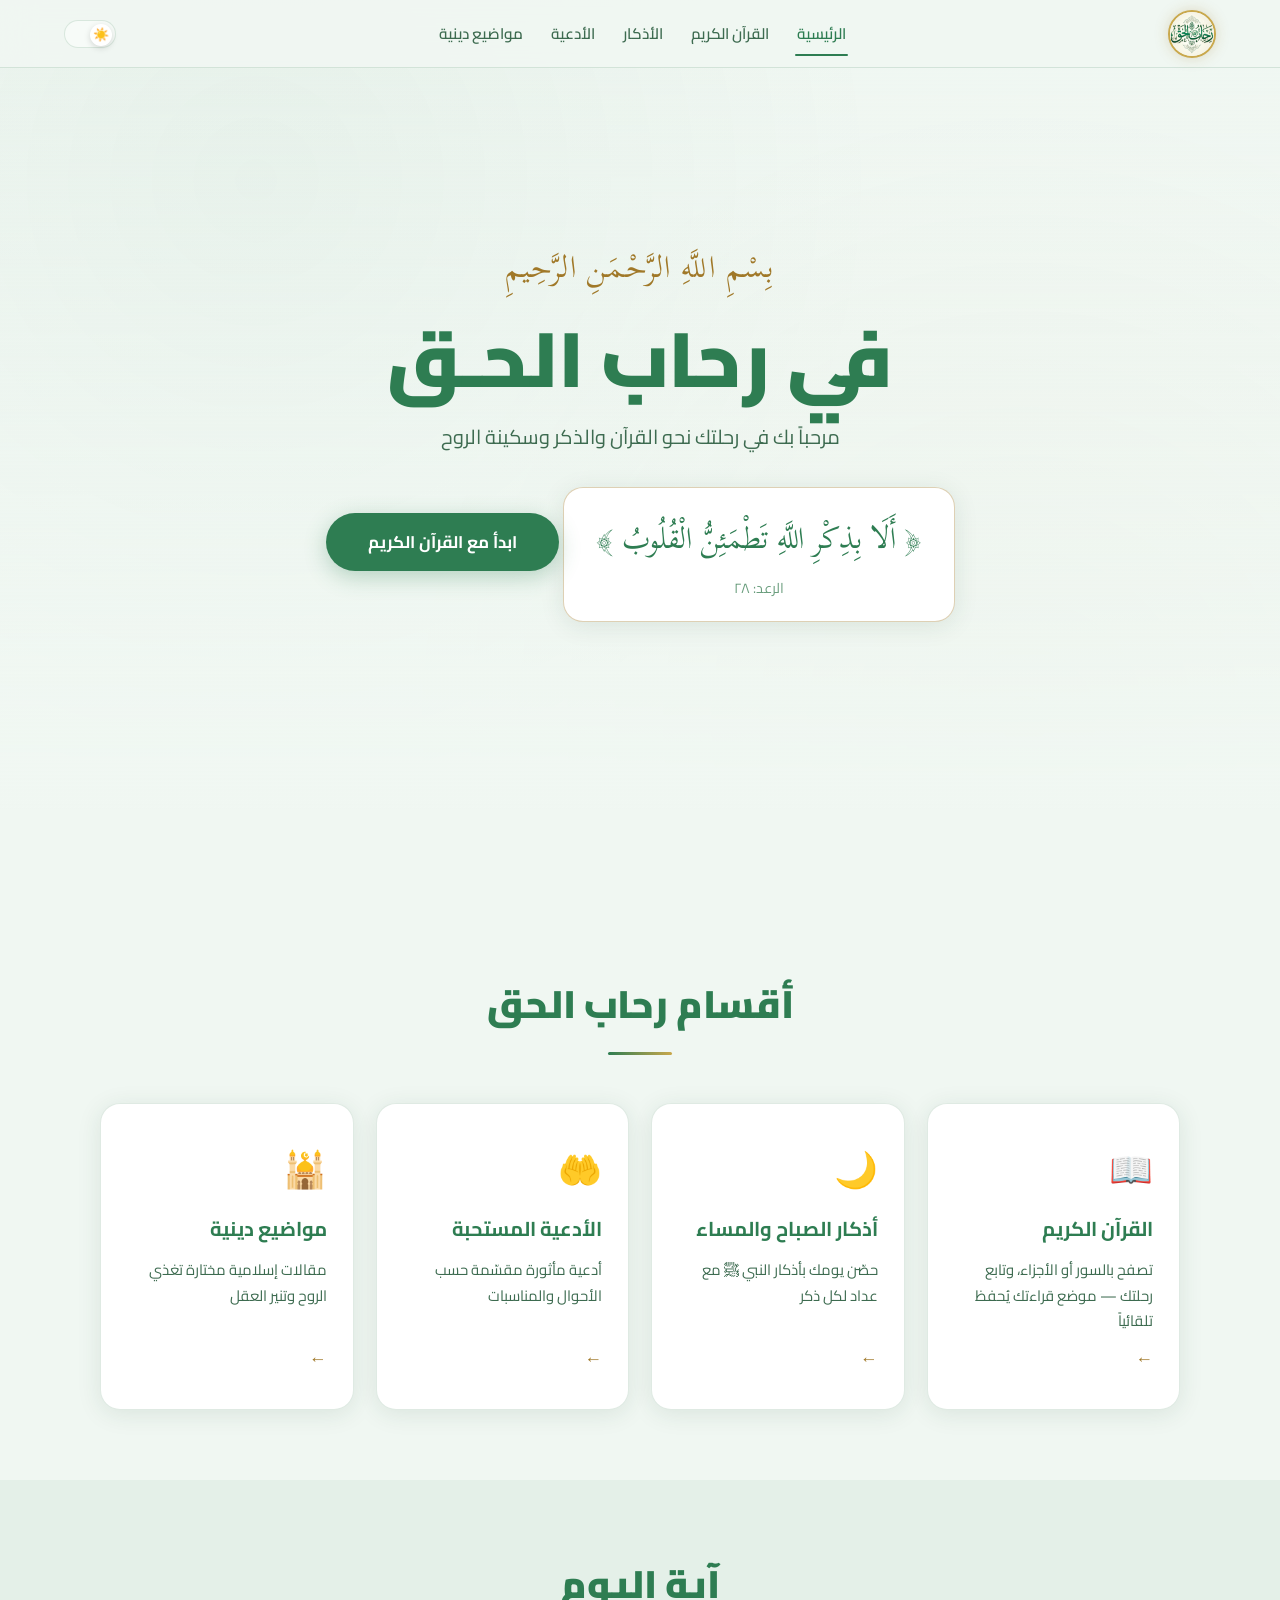
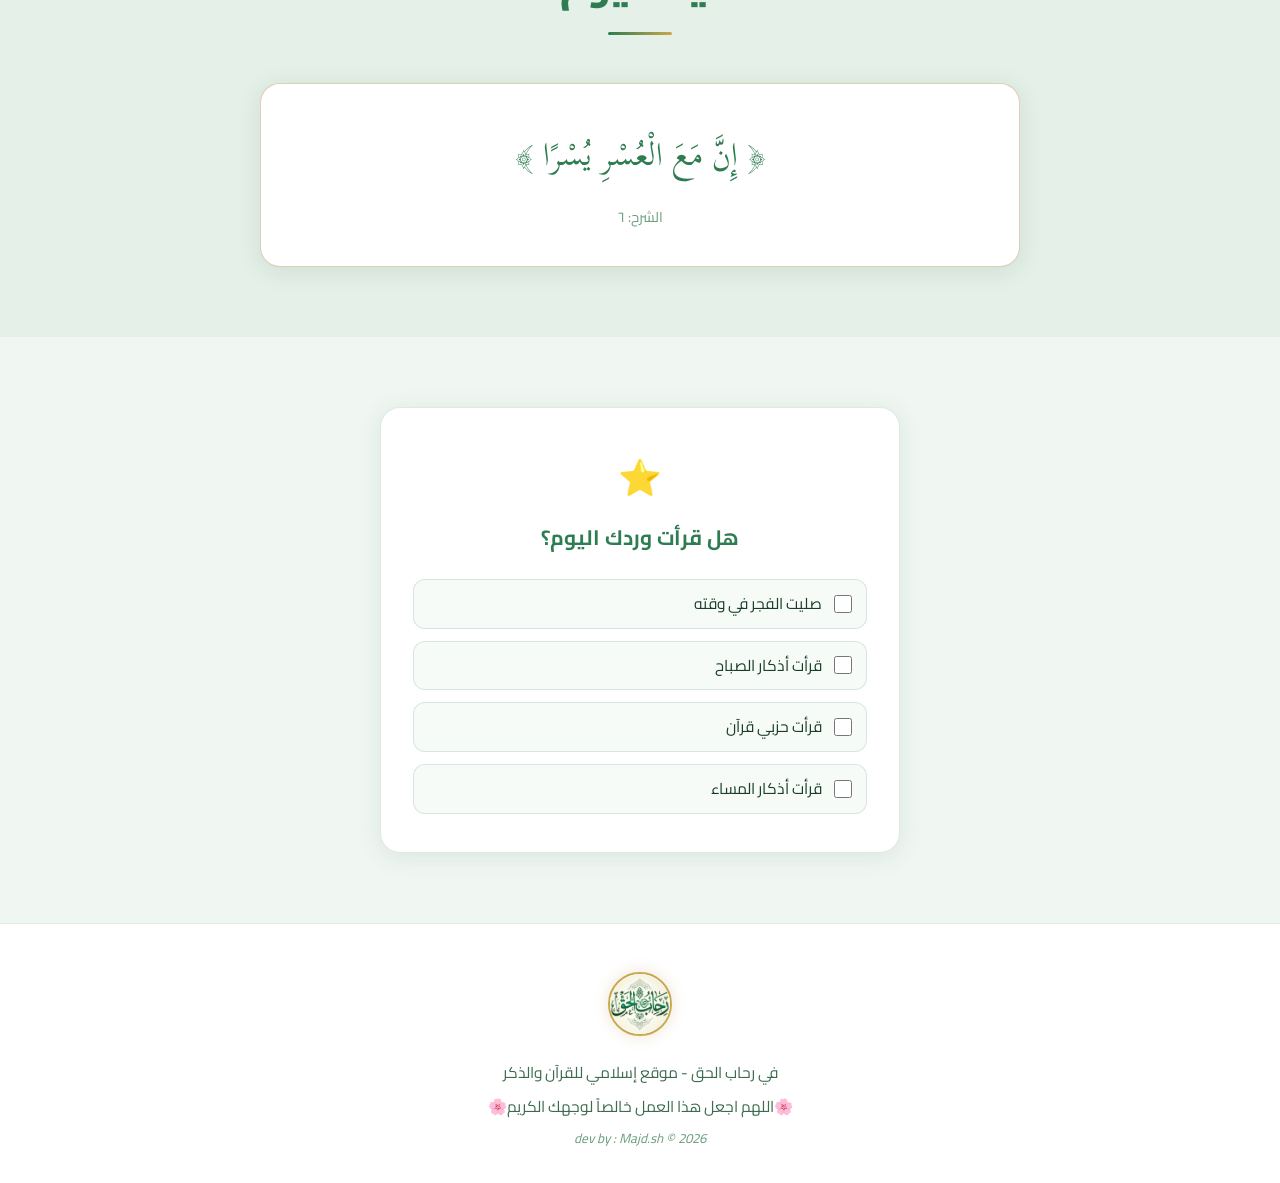
<file: index.html>
<!DOCTYPE html>
<html lang="ar" dir="rtl">
<head>
  <meta charset="UTF-8">
  <meta name="viewport" content="width=device-width, initial-scale=1.0">
  <title>في رحاب الحق</title>
  <meta property="og:title" content="في رحاب الحق">
  <meta property="og:description" content="موقعك الإسلامي للقرآن الكريم والأذكار والأدعية والمواضيع الدينية">
  <meta property="og:type" content="website">
  <!-- PWA -->
  <link rel="manifest" href="manifest.json">
  <meta name="theme-color" content="#2e7d52">
  <meta name="mobile-web-app-capable" content="yes">
  <meta name="apple-mobile-web-app-capable" content="yes">
  <meta name="apple-mobile-web-app-status-bar-style" content="default">
  <meta name="apple-mobile-web-app-title" content="رحاب الحق">
  <link rel="apple-touch-icon" href="preview.webp">
  <script>
    (function(){
      const t = localStorage.getItem('rahab_theme') || 'light';
      document.documentElement.setAttribute('data-theme', t);
    })();
  </script>
  <link rel="preconnect" href="https://fonts.googleapis.com">
  <link rel="preconnect" href="https://fonts.gstatic.com" crossorigin>
  <link href="https://fonts.googleapis.com/css2?family=Amiri:wght@400;700&family=Cairo:wght@400;600;700;900&family=Scheherazade+New:wght@400;700&display=swap" rel="stylesheet">
  <link rel="stylesheet" href="styles.css">
</head>
<body>

<header id="mainHeader">
  <a href="index.html" class="logo-link">
    <img src="preview.webp" alt="في رحاب الحق" class="logo-img">
  </a>
  <nav>
    <ul>
      <li><a href="index.html" class="active">الرئيسية</a></li>
      <li><a href="quran.html">القرآن الكريم</a></li>
      <li><a href="azkar.html">الأذكار</a></li>
      <li><a href="duaa.html">الأدعية</a></li>
      <li><a href="topics.html">مواضيع دينية</a></li>
    </ul>
  </nav>
  <div class="header-left">
    <button class="theme-toggle" aria-label="تغيير الوضع"></button>
    <button class="menu-toggle" aria-label="القائمة">☰</button>
  </div>
</header>

<section class="hero">
  <div class="hero-bg"></div>
  <div class="hero-content">
    <div class="bismillah">بِسْمِ اللَّهِ الرَّحْمَنِ الرَّحِيمِ</div>
    <h1>في رحاب الحـق</h1>
    <p class="hero-sub">مرحباً بك في رحلتك نحو القرآن والذكر وسكينة الروح</p>
    <div class="hero-ayah">
      <span class="ayah-text">﴿ أَلَا بِذِكْرِ اللَّهِ تَطْمَئِنُّ الْقُلُوبُ ﴾</span>
      <span class="ayah-ref">الرعد: ٢٨</span>
    </div>
    <a href="quran.html" class="cta-btn">ابدأ مع القرآن الكريم</a>
  </div>
</section>

<section id="sections">
  <h2 class="section-title">أقسام رحاب الحق</h2>
  <div class="sections-grid">
    <a href="quran.html" class="section-card">
      <div class="card-icon">📖</div>
      <h3>القرآن الكريم</h3>
      <p>تصفح بالسور أو الأجزاء، وتابع رحلتك — موضع قراءتك يُحفظ تلقائياً</p>
      <span class="card-arrow">←</span>
    </a>
    <a href="azkar.html" class="section-card">
      <div class="card-icon">🌙</div>
      <h3>أذكار الصباح والمساء</h3>
      <p>حصّن يومك بأذكار النبي ﷺ مع عداد لكل ذكر</p>
      <span class="card-arrow">←</span>
    </a>
    <a href="duaa.html" class="section-card">
      <div class="card-icon">🤲</div>
      <h3>الأدعية المستحبة</h3>
      <p>أدعية مأثورة مقسّمة حسب الأحوال والمناسبات</p>
      <span class="card-arrow">←</span>
    </a>
    <a href="topics.html" class="section-card">
      <div class="card-icon">🕌</div>
      <h3>مواضيع دينية</h3>
      <p>مقالات إسلامية مختارة تغذي الروح وتنير العقل</p>
      <span class="card-arrow">←</span>
    </a>
  </div>
</section>

<section class="ayah-section section-alt">
  <div class="ayah-container">
    <h2 class="section-title">آية اليوم</h2>
    <div class="daily-ayah" id="dailyAyah">
      <div class="ayah-loading">جارٍ تحميل الآية...</div>
    </div>
  </div>
</section>

<section>
  <div class="reminder-box">
    <span class="reminder-icon">⭐</span>
    <h3>هل قرأت وردك اليوم؟</h3>
    <div class="daily-checklist">
      <label class="check-item"><input type="checkbox" id="c1"><span>صليت الفجر في وقته</span></label>
      <label class="check-item"><input type="checkbox" id="c2"><span>قرأت أذكار الصباح</span></label>
      <label class="check-item"><input type="checkbox" id="c3"><span>قرأت حزبي قرآن</span></label>
      <label class="check-item"><input type="checkbox" id="c4"><span>قرأت أذكار المساء</span></label>
    </div>
  </div>
</section>

<footer>
  <div class="footer-logo">
    <img src="preview.webp" alt="رحاب الحق">
  </div>
  
  <p class="footer-text">في رحاب الحق - موقع إسلامي للقرآن والذكر </p>
  <p class="footer-text">🌸اللهم اجعل هذا العمل خالصاً لوجهك الكريم🌸</p>

  <p class="footer-sub">dev by : Majd.sh &copy; 2026 </p>
</footer>


<!-- PWA Install Banner -->
<div id="installBanner" class="install-banner hidden" aria-hidden="true">
  <div class="install-inner">
    <span style="font-size:1.4rem">📲</span>
    <div class="install-msg">ثبّت التطبيق على جهازك لتجربة أفضل</div>
    <div class="install-actions">
      <button id="installBtn">تثبيت</button>
      <button id="enableNotif">🔔 إشعارات</button>
      <button id="dismissInstall" class="muted">✕</button>
    </div>
  </div>
</div>

<script src="main.js"></script>
</body>
</html>
</file>
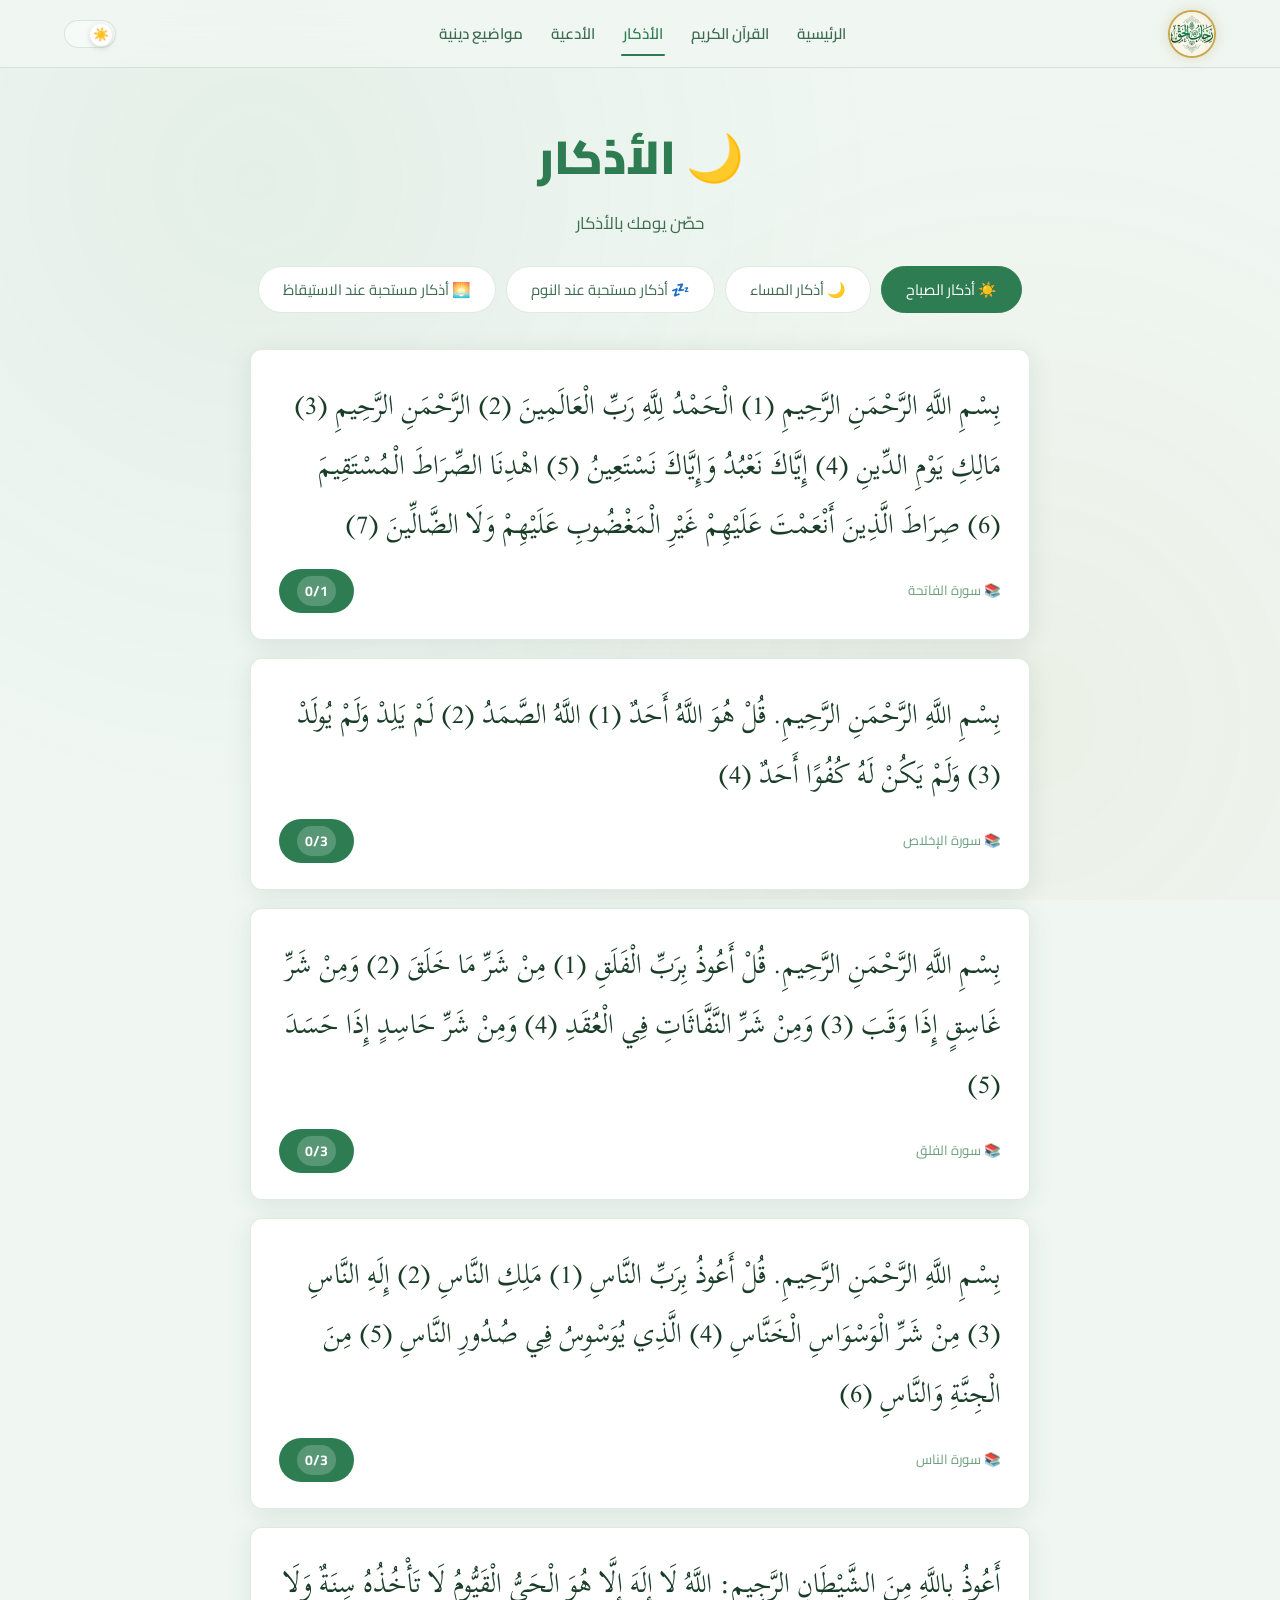
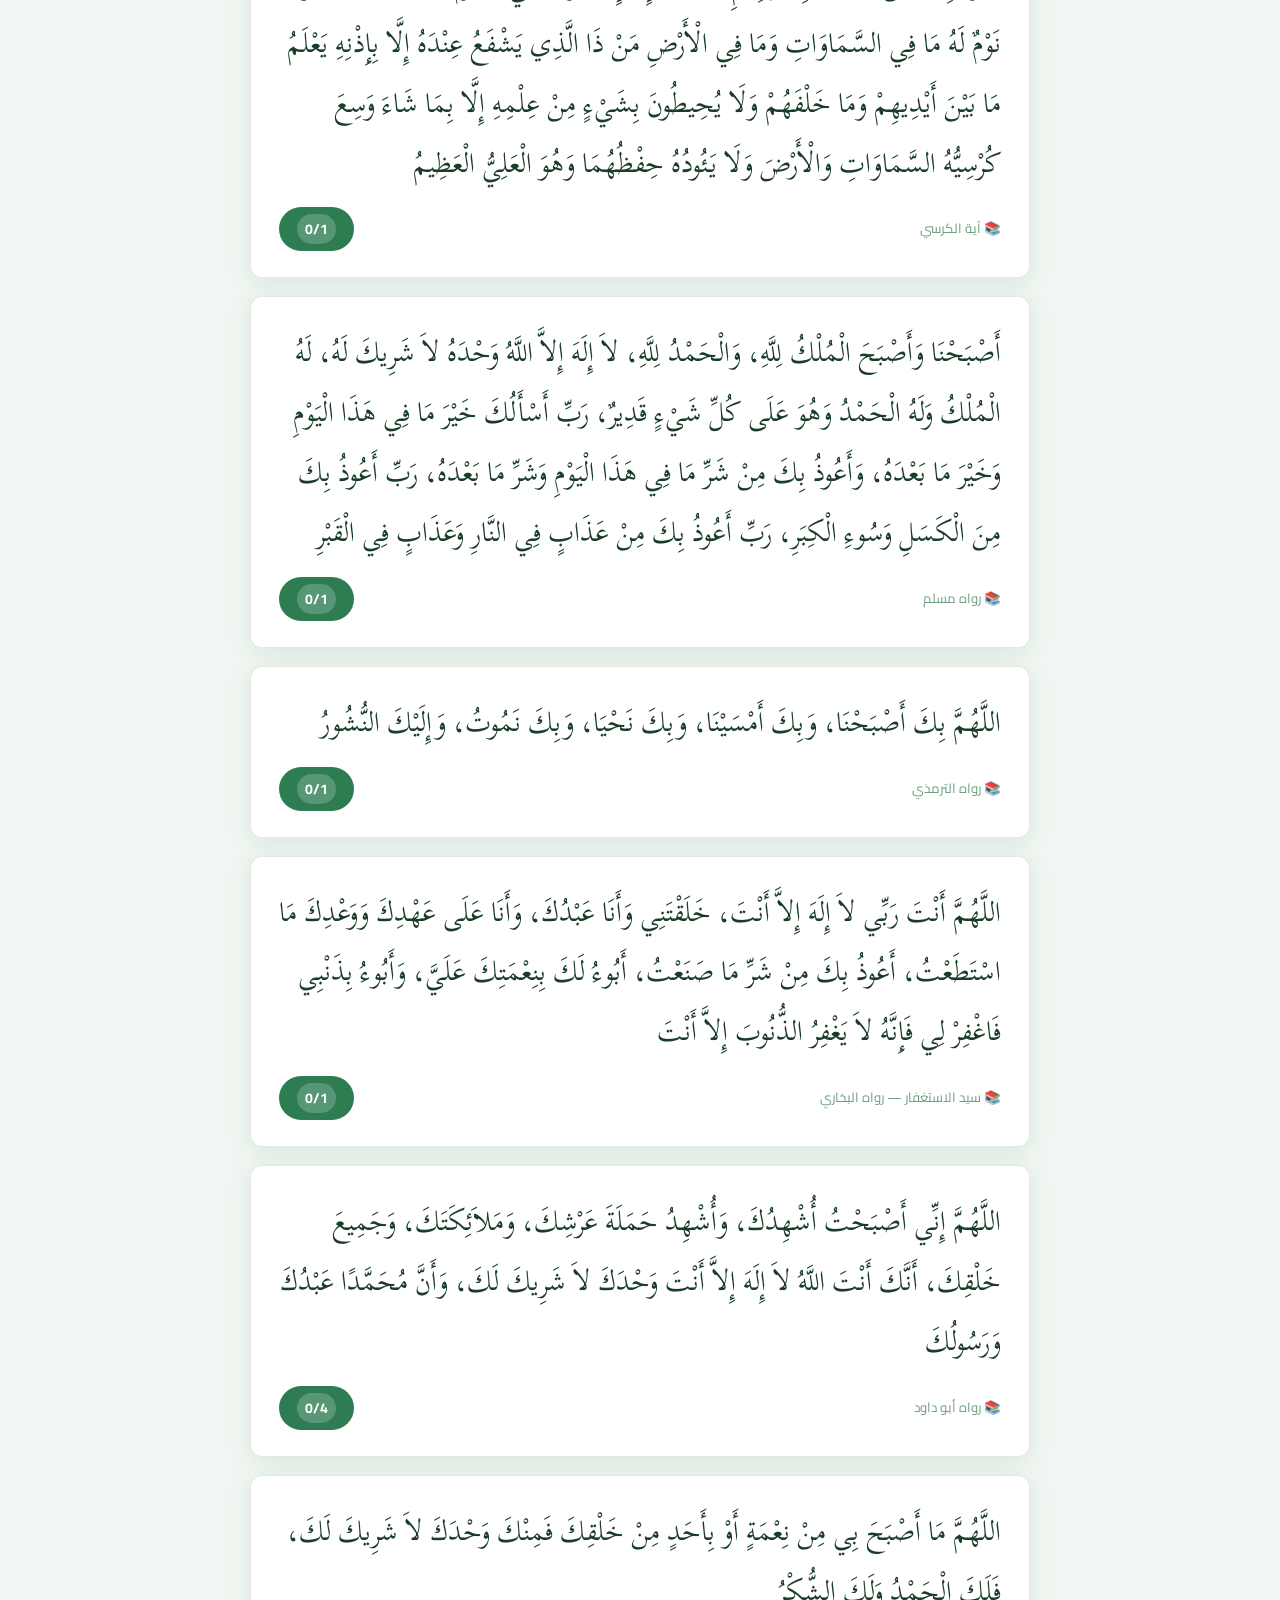
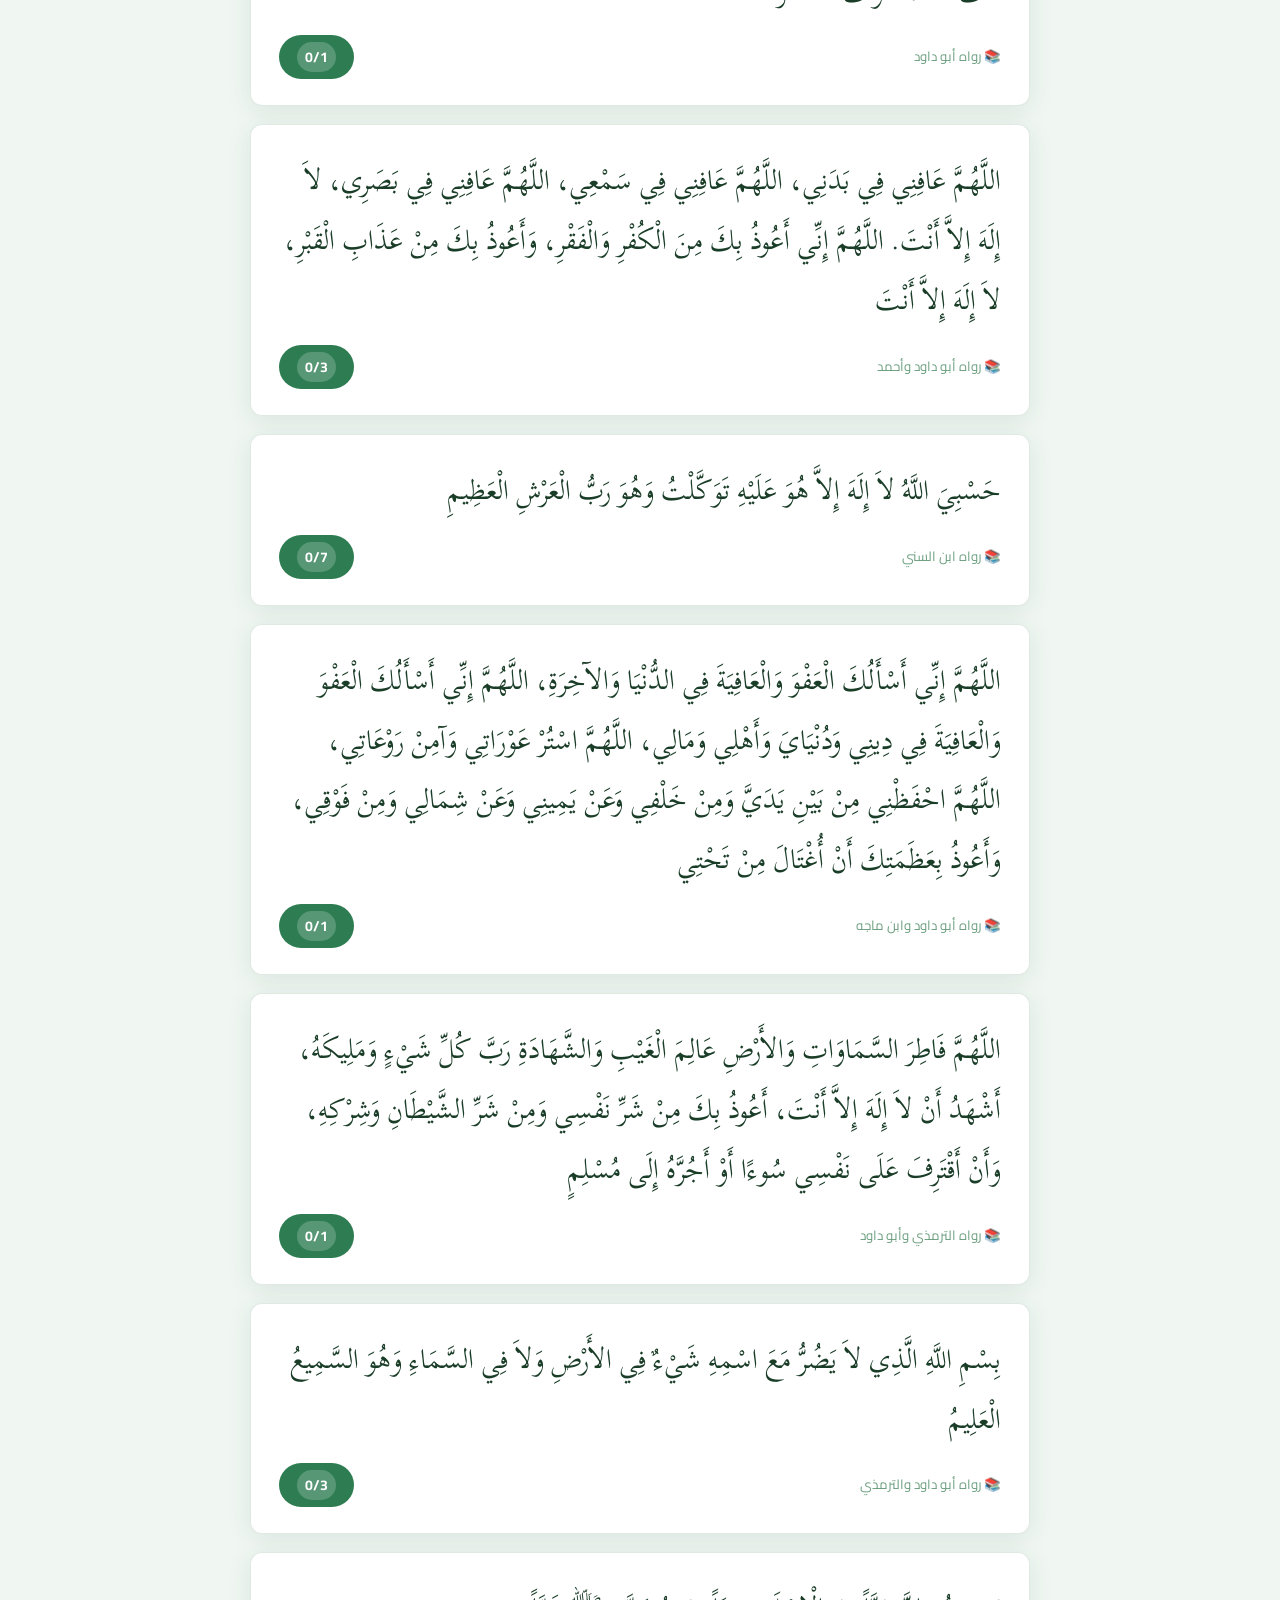
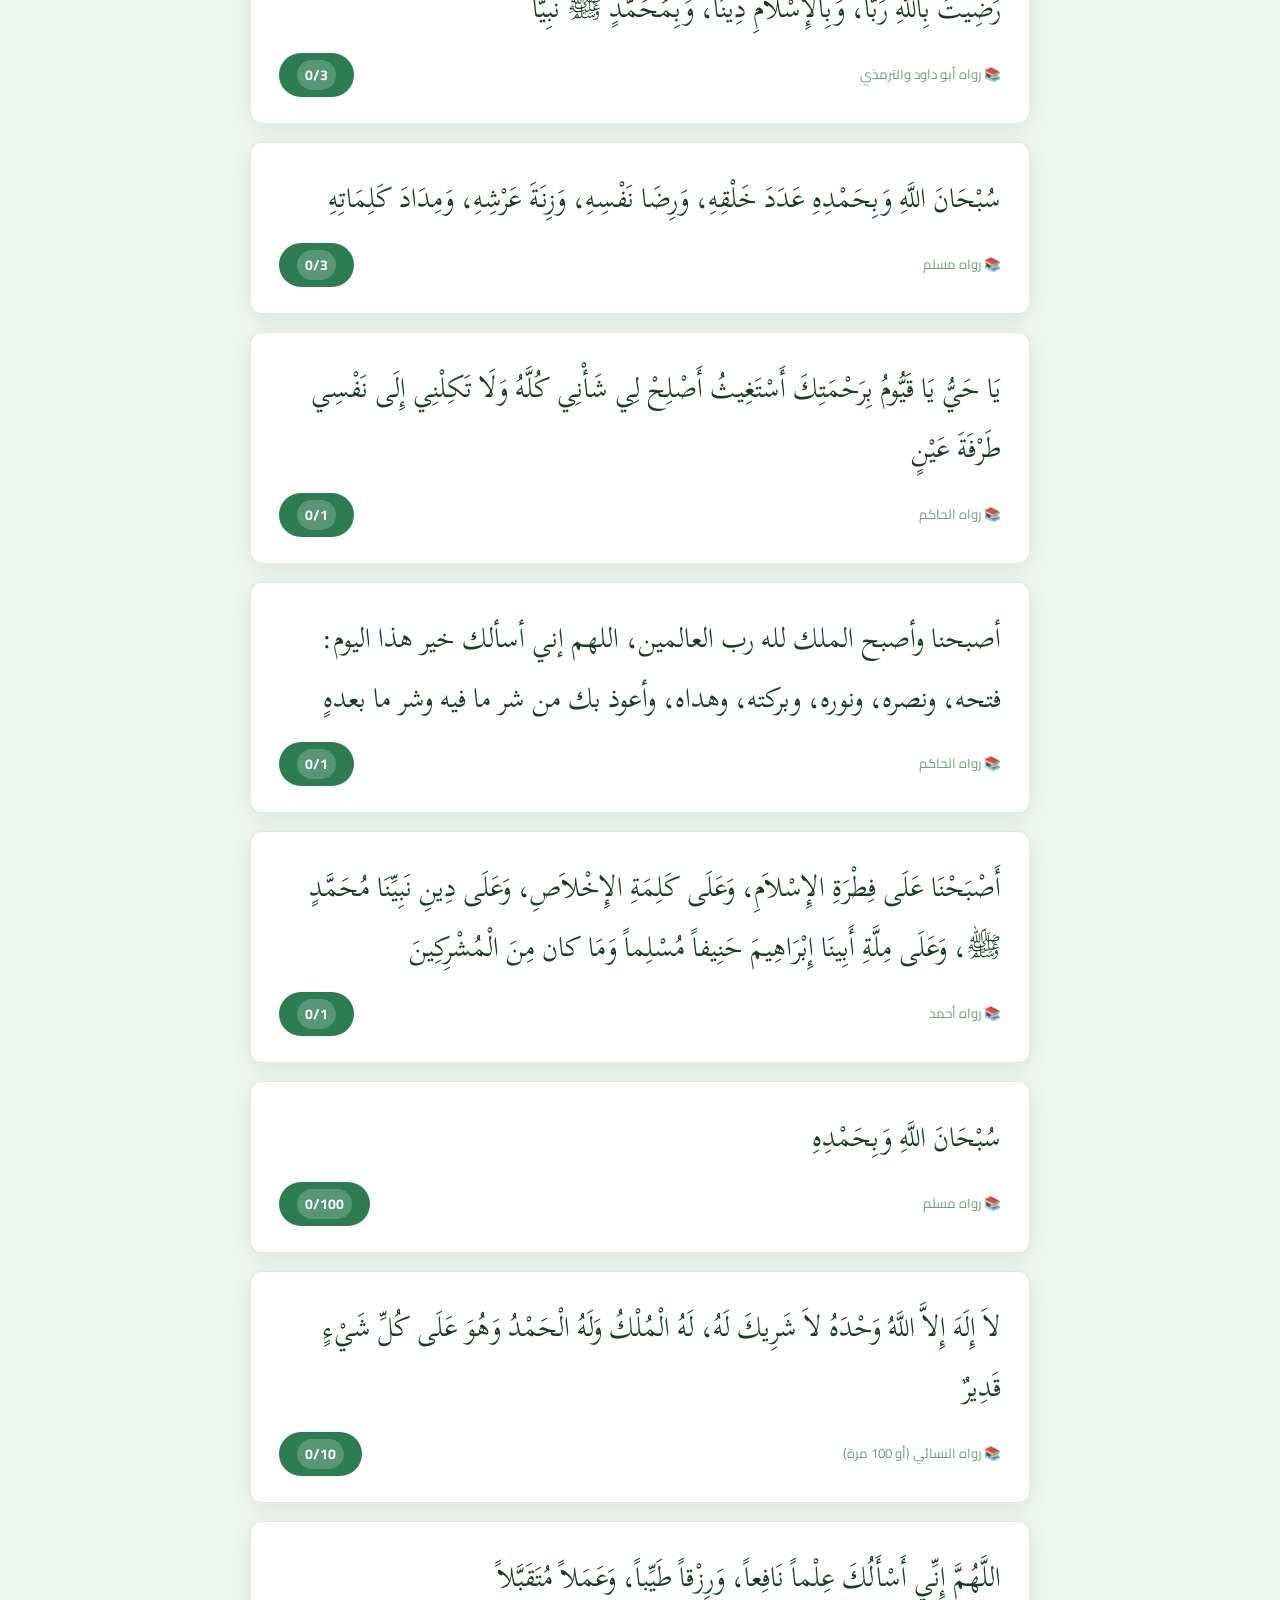
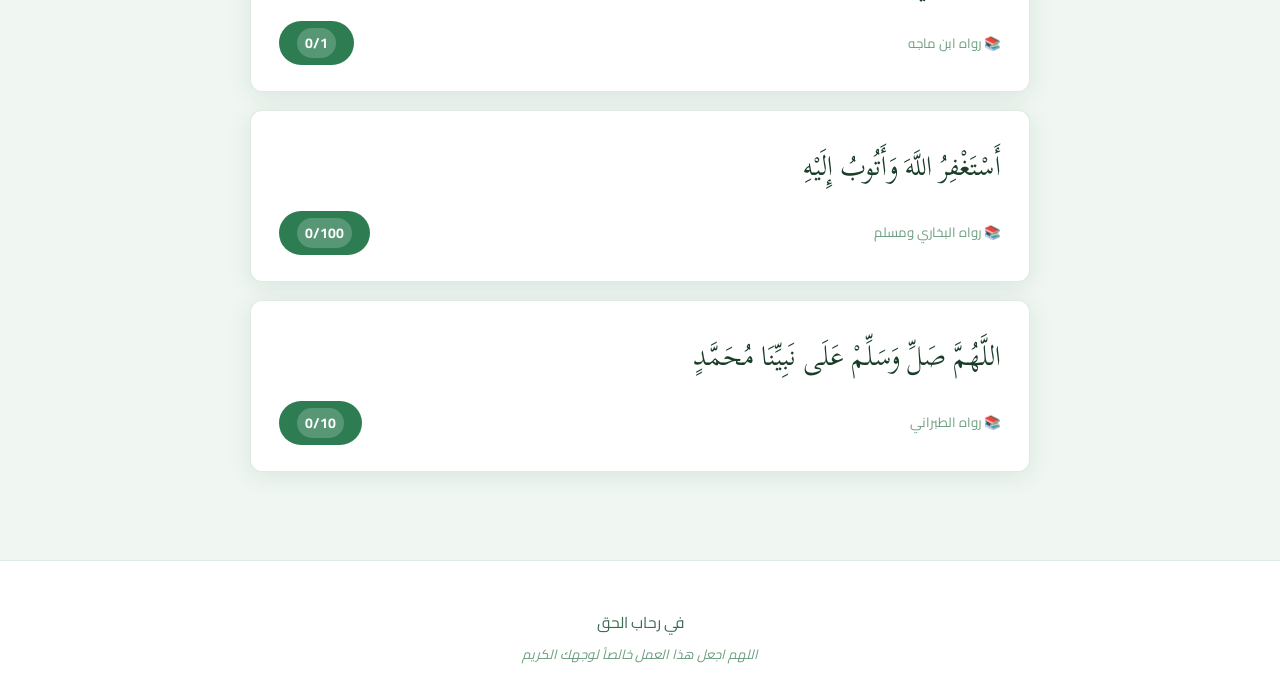
<file: azkar.html>
<!DOCTYPE html>
<html lang="ar" dir="rtl">
<head>
  <meta charset="UTF-8"><meta name="viewport" content="width=device-width, initial-scale=1.0">
  <title>الأذكار — في رحاب الحق</title>
  <script>(function(){const t=localStorage.getItem('rahab_theme')||'light';document.documentElement.setAttribute('data-theme',t);})();</script>
  <link rel="preconnect" href="https://fonts.googleapis.com">
  <link rel="preconnect" href="https://fonts.gstatic.com" crossorigin>
  <link href="https://fonts.googleapis.com/css2?family=Amiri:wght@400;700&family=Cairo:wght@400;600;700;900&family=Scheherazade+New:wght@400;700&display=swap" rel="stylesheet">
  <link rel="manifest" href="manifest.json">
  <meta name="theme-color" content="#2e7d52">
  <meta name="apple-mobile-web-app-capable" content="yes">
  <meta name="apple-mobile-web-app-title" content="رحاب الحق">
  <link rel="apple-touch-icon" href="preview.webp">
  <link rel="stylesheet" href="styles.css">
</head>
<body>
<header id="mainHeader">
  <a href="index.html" class="logo-link">
    <img src="preview.webp" alt="رحاب الحق" class="logo-img">
  </a>
  <nav><ul>
    <li><a href="index.html">الرئيسية</a></li>
    <li><a href="quran.html">القرآن الكريم</a></li>
    <li><a href="azkar.html" class="active">الأذكار</a></li>
    <li><a href="duaa.html">الأدعية</a></li>
    <li><a href="topics.html">مواضيع دينية</a></li>
  </ul></nav>
  <div class="header-left">
    <button class="theme-toggle" aria-label="تغيير الوضع"></button>
    <button class="menu-toggle">☰</button>
  </div>
</header>

<section class="page-hero">
  <h1>🌙 الأذكار</h1>
  <p>حصّن يومك بالأذكار</p>
</section>

<section style="padding-top:0;">
  <div class="azkar-tabs">
    <button class="tab-btn active" onclick="showTab('morning',this)">☀️ أذكار الصباح</button>
    <button class="tab-btn" onclick="showTab('evening',this)">🌙 أذكار المساء</button>
    <button class="tab-btn" onclick="showTab('sleep',this)">💤 أذكار مستحبة عند النوم</button>
    <button class="tab-btn" onclick="showTab('wake',this)">🌅 أذكار مستحبة عند الاستيقاظ</button>
  </div>
  <div id="azkarContent"></div>
</section>

<footer>
  <p class="footer-text">في رحاب الحق</p>
  <p class="footer-sub">اللهم اجعل هذا العمل خالصاً لوجهك الكريم</p>
</footer>
<!-- PWA Install Banner -->
<div id="installBanner" class="install-banner hidden" aria-hidden="true">
  <div class="install-inner">
    <span style="font-size:1.4rem">📲</span>
    <div class="install-msg">ثبّت التطبيق على جهازك لتجربة أفضل</div>
    <div class="install-actions">
      <button id="installBtn">تثبيت</button>
      <button id="enableNotif">🔔 إشعارات</button>
      <button id="dismissInstall" class="muted">✕</button>
    </div>
  </div>
</div>
<script src="main.js"></script>
<script>
const AZKAR = {
  morning: [
    { text: "بِسْمِ اللَّهِ الرَّحْمَنِ الرَّحِيمِ (1) الْحَمْدُ لِلَّهِ رَبِّ الْعَالَمِينَ (2) الرَّحْمَنِ الرَّحِيمِ (3) مَالِكِ يَوْمِ الدِّينِ (4) إِيَّاكَ نَعْبُدُ وَإِيَّاكَ نَسْتَعِينُ (5) اهْدِنَا الصِّرَاطَ الْمُسْتَقِيمَ (6) صِرَاطَ الَّذِينَ أَنْعَمْتَ عَلَيْهِمْ غَيْرِ الْمَغْضُوبِ عَلَيْهِمْ وَلَا الضَّالِّينَ (7)", count: 1, source: "سورة الفاتحة" },
    { text: "بِسْمِ اللَّهِ الرَّحْمَنِ الرَّحِيمِ. قُلْ هُوَ اللَّهُ أَحَدٌ (1) اللَّهُ الصَّمَدُ (2) لَمْ يَلِدْ وَلَمْ يُولَدْ (3) وَلَمْ يَكُنْ لَهُ كُفُوًا أَحَدٌ (4)", count: 3, source: "سورة الإخلاص" },
    { text: "بِسْمِ اللَّهِ الرَّحْمَنِ الرَّحِيمِ. قُلْ أَعُوذُ بِرَبِّ الْفَلَقِ (1) مِنْ شَرِّ مَا خَلَقَ (2) وَمِنْ شَرِّ غَاسِقٍ إِذَا وَقَبَ (3) وَمِنْ شَرِّ النَّفَّاثَاتِ فِي الْعُقَدِ (4) وَمِنْ شَرِّ حَاسِدٍ إِذَا حَسَدَ (5)", count: 3, source: "سورة الفلق" },
    { text: "بِسْمِ اللَّهِ الرَّحْمَنِ الرَّحِيمِ. قُلْ أَعُوذُ بِرَبِّ النَّاسِ (1) مَلِكِ النَّاسِ (2) إِلَهِ النَّاسِ (3) مِنْ شَرِّ الْوَسْوَاسِ الْخَنَّاسِ (4) الَّذِي يُوَسْوِسُ فِي صُدُورِ النَّاسِ (5) مِنَ الْجِنَّةِ وَالنَّاسِ (6)", count: 3, source: "سورة الناس" },
    { text: "أَعُوذُ بِاللَّهِ مِنَ الشَّيْطَانِ الرَّجِيمِ: اللَّهُ لَا إِلَهَ إِلَّا هُوَ الْحَيُّ الْقَيُّومُ لَا تَأْخُذُهُ سِنَةٌ وَلَا نَوْمٌ لَهُ مَا فِي السَّمَاوَاتِ وَمَا فِي الْأَرْضِ مَنْ ذَا الَّذِي يَشْفَعُ عِنْدَهُ إِلَّا بِإِذْنِهِ يَعْلَمُ مَا بَيْنَ أَيْدِيهِمْ وَمَا خَلْفَهُمْ وَلَا يُحِيطُونَ بِشَيْءٍ مِنْ عِلْمِهِ إِلَّا بِمَا شَاءَ وَسِعَ كُرْسِيُّهُ السَّمَاوَاتِ وَالْأَرْضَ وَلَا يَئُودُهُ حِفْظُهُمَا وَهُوَ الْعَلِيُّ الْعَظِيمُ", count: 1, source: "آية الكرسي" },
    { text: "أَصْبَحْنَا وَأَصْبَحَ الْمُلْكُ لِلَّهِ، وَالْحَمْدُ لِلَّهِ، لاَ إِلَهَ إِلاَّ اللَّهُ وَحْدَهُ لاَ شَرِيكَ لَهُ، لَهُ الْمُلْكُ وَلَهُ الْحَمْدُ وَهُوَ عَلَى كُلِّ شَيْءٍ قَدِيرٌ، رَبِّ أَسْأَلُكَ خَيْرَ مَا فِي هَذَا الْيَوْمِ وَخَيْرَ مَا بَعْدَهُ، وَأَعُوذُ بِكَ مِنْ شَرِّ مَا فِي هَذَا الْيَوْمِ وَشَرِّ مَا بَعْدَهُ، رَبِّ أَعُوذُ بِكَ مِنَ الْكَسَلِ وَسُوءِ الْكِبَرِ، رَبِّ أَعُوذُ بِكَ مِنْ عَذَابٍ فِي النَّارِ وَعَذَابٍ فِي الْقَبْرِ", count: 1, source: "رواه مسلم" },
    { text: "اللَّهُمَّ بِكَ أَصْبَحْنَا، وَبِكَ أَمْسَيْنَا، وَبِكَ نَحْيَا، وَبِكَ نَمُوتُ، وَإِلَيْكَ النُّشُورُ", count: 1, source: "رواه الترمذي" },
    { text: "اللَّهُمَّ أَنْتَ رَبِّي لاَ إِلَهَ إِلاَّ أَنْتَ، خَلَقْتَنِي وَأَنَا عَبْدُكَ، وَأَنَا عَلَى عَهْدِكَ وَوَعْدِكَ مَا اسْتَطَعْتُ، أَعُوذُ بِكَ مِنْ شَرِّ مَا صَنَعْتُ، أَبُوءُ لَكَ بِنِعْمَتِكَ عَلَيَّ، وَأَبُوءُ بِذَنْبِي فَاغْفِرْ لِي فَإِنَّهُ لاَ يَغْفِرُ الذُّنُوبَ إِلاَّ أَنْتَ", count: 1, source: "سيد الاستغفار — رواه البخاري" },
    { text: "اللَّهُمَّ إِنِّي أَصْبَحْتُ أُشْهِدُكَ، وَأُشْهِدُ حَمَلَةَ عَرْشِكَ، وَمَلاَئِكَتَكَ، وَجَمِيعَ خَلْقِكَ، أَنَّكَ أَنْتَ اللَّهُ لاَ إِلَهَ إِلاَّ أَنْتَ وَحْدَكَ لاَ شَرِيكَ لَكَ، وَأَنَّ مُحَمَّدًا عَبْدُكَ وَرَسُولُكَ", count: 4, source: "رواه أبو داود" },
    { text: "اللَّهُمَّ مَا أَصْبَحَ بِي مِنْ نِعْمَةٍ أَوْ بِأَحَدٍ مِنْ خَلْقِكَ فَمِنْكَ وَحْدَكَ لاَ شَرِيكَ لَكَ، فَلَكَ الْحَمْدُ وَلَكَ الشُّكْرُ", count: 1, source: "رواه أبو داود" },
    { text: "اللَّهُمَّ عَافِنِي فِي بَدَنِي، اللَّهُمَّ عَافِنِي فِي سَمْعِي، اللَّهُمَّ عَافِنِي فِي بَصَرِي، لاَ إِلَهَ إِلاَّ أَنْتَ. اللَّهُمَّ إِنِّي أَعُوذُ بِكَ مِنَ الْكُفْرِ وَالْفَقْرِ، وَأَعُوذُ بِكَ مِنْ عَذَابِ الْقَبْرِ، لاَ إِلَهَ إِلاَّ أَنْتَ", count: 3, source: "رواه أبو داود وأحمد" },
    { text: "حَسْبِيَ اللَّهُ لاَ إِلَهَ إِلاَّ هُوَ عَلَيْهِ تَوَكَّلْتُ وَهُوَ رَبُّ الْعَرْشِ الْعَظِيمِ", count: 7, source: "رواه ابن السني" },
    { text: "اللَّهُمَّ إِنِّي أَسْأَلُكَ الْعَفْوَ وَالْعَافِيَةَ فِي الدُّنْيَا وَالآخِرَةِ، اللَّهُمَّ إِنِّي أَسْأَلُكَ الْعَفْوَ وَالْعَافِيَةَ فِي دِينِي وَدُنْيَايَ وَأَهْلِي وَمَالِي، اللَّهُمَّ اسْتُرْ عَوْرَاتِي وَآمِنْ رَوْعَاتِي، اللَّهُمَّ احْفَظْنِي مِنْ بَيْنِ يَدَيَّ وَمِنْ خَلْفِي وَعَنْ يَمِينِي وَعَنْ شِمَالِي وَمِنْ فَوْقِي، وَأَعُوذُ بِعَظَمَتِكَ أَنْ أُغْتَالَ مِنْ تَحْتِي", count: 1, source: "رواه أبو داود وابن ماجه" },
    { text: "اللَّهُمَّ فَاطِرَ السَّمَاوَاتِ وَالأَرْضِ عَالِمَ الْغَيْبِ وَالشَّهَادَةِ رَبَّ كُلِّ شَيْءٍ وَمَلِيكَهُ، أَشْهَدُ أَنْ لاَ إِلَهَ إِلاَّ أَنْتَ، أَعُوذُ بِكَ مِنْ شَرِّ نَفْسِي وَمِنْ شَرِّ الشَّيْطَانِ وَشِرْكِهِ، وَأَنْ أَقْتَرِفَ عَلَى نَفْسِي سُوءًا أَوْ أَجُرَّهُ إِلَى مُسْلِمٍ", count: 1, source: "رواه الترمذي وأبو داود" },
    { text: "بِسْمِ اللَّهِ الَّذِي لاَ يَضُرُّ مَعَ اسْمِهِ شَيْءٌ فِي الأَرْضِ وَلاَ فِي السَّمَاءِ وَهُوَ السَّمِيعُ الْعَلِيمُ", count: 3, source: "رواه أبو داود والترمذي" },
    { text: "رَضِيتُ بِاللَّهِ رَبَّاً، وَبِالْإِسْلَامِ دِينَاً، وَبِمُحَمَّدٍ ﷺ نَبِيَّاً", count: 3, source: "رواه أبو داود والترمذي" },
    { text: "سُبْحَانَ اللَّهِ وَبِحَمْدِهِ عَدَدَ خَلْقِهِ، وَرِضَا نَفْسِهِ، وَزِنَةَ عَرْشِهِ، وَمِدَادَ كَلِمَاتِهِ", count: 3, source: "رواه مسلم" },
    { text: "يَا حَيُّ يَا قَيُّومُ بِرَحْمَتِكَ أَسْتَغِيثُ أَصْلِحْ لِي شَأْنِي كُلَّهُ وَلَا تَكِلْنِي إِلَى نَفْسِي طَرْفَةَ عَيْنٍ", count: 1, source: "رواه الحاكم" },
    { text: "أصبحنا وأصبح الملك لله رب العالمين، اللهم إني أسألك خير هذا اليوم: فتحه، ونصره، ونوره، وبركته، وهداه، وأعوذ بك من شر ما فيه وشر ما بعدهٍ", count: 1, source: "رواه الحاكم" },   
    { text: "أَصْبَحْنَا عَلَى فِطْرَةِ الإِسْلاَمِ، وَعَلَى كَلِمَةِ الإِخْلاَصِ، وَعَلَى دِينِ نَبِيِّنَا مُحَمَّدٍ ﷺ، وَعَلَى مِلَّةِ أَبِينَا إِبْرَاهِيمَ حَنِيفاً مُسْلِماً وَمَا كان مِنَ الْمُشْرِكِينَ", count: 1, source: "رواه أحمد" },
    { text: "سُبْحَانَ اللَّهِ وَبِحَمْدِهِ", count: 100, source: "رواه مسلم" },
    { text: "لاَ إِلَهَ إِلاَّ اللَّهُ وَحْدَهُ لاَ شَرِيكَ لَهُ، لَهُ الْمُلْكُ وَلَهُ الْحَمْدُ وَهُوَ عَلَى كُلِّ شَيْءٍ قَدِيرٌ", count: 10, source: "رواه النسائي (أو 100 مرة)" },
    { text: "اللَّهُمَّ إِنِّي أَسْأَلُكَ عِلْماً نَافِعاً، وَرِزْقاً طَيِّباً، وَعَمَلاً مُتَقَبَّلاً", count: 1, source: "رواه ابن ماجه" },
    { text: "أَسْتَغْفِرُ اللَّهَ وَأَتُوبُ إِلَيْهِ", count: 100, source: "رواه البخاري ومسلم" },
    { text: "اللَّهُمَّ صَلِّ وَسَلِّمْ عَلَى نَبِيِّنَا مُحَمَّدٍ", count: 10, source: "رواه الطبراني" }
  ],
  evening: [
    { text: "بِسْمِ اللَّهِ الرَّحْمَنِ الرَّحِيمِ (1) الْحَمْدُ لِلَّهِ رَبِّ الْعَالَمِينَ (2) الرَّحْمَنِ الرَّحِيمِ (3) مَالِكِ يَوْمِ الدِّينِ (4) إِيَّاكَ نَعْبُدُ وَإِيَّاكَ نَسْتَعِينُ (5) اهْدِنَا الصِّرَاطَ الْمُسْتَقِيمَ (6) صِرَاطَ الَّذِينَ أَنْعَمْتَ عَلَيْهِمْ غَيْرِ الْمَغْضُوبِ عَلَيْهِمْ وَلَا الضَّالِّينَ (7)", count: 1, source: "سورة الفاتحة" },
    { text: "بِسْمِ اللَّهِ الرَّحْمَنِ الرَّحِيمِ. قُلْ هُوَ اللَّهُ أَحَدٌ (1) اللَّهُ الصَّمَدُ (2) لَمْ يَلِدْ وَلَمْ يُولَدْ (3) وَلَمْ يَكُنْ لَهُ كُفُوًا أَحَدٌ (4)", count: 3, source: "سورة الإخلاص" },
    { text: "بِسْمِ اللَّهِ الرَّحْمَنِ الرَّحِيمِ. قُلْ أَعُوذُ بِرَبِّ الْفَلَقِ (1) مِنْ شَرِّ مَا خَلَقَ (2) وَمِنْ شَرِّ غَاسِقٍ إِذَا وَقَبَ (3) وَمِنْ شَرِّ النَّفَّاثَاتِ فِي الْعُقَدِ (4) وَمِنْ شَرِّ حَاسِدٍ إِذَا حَسَدَ (5)", count: 3, source: "سورة الفلق" },
    { text: "بِسْمِ اللَّهِ الرَّحْمَنِ الرَّحِيمِ. قُلْ أَعُوذُ بِرَبِّ النَّاسِ (1) مَلِكِ النَّاسِ (2) إِلَهِ النَّاسِ (3) مِنْ شَرِّ الْوَسْوَاسِ الْخَنَّاسِ (4) الَّذِي يُوَسْوِسُ فِي صُدُورِ النَّاسِ (5) مِنَ الْجِنَّةِ وَالنَّاسِ (6)", count: 3, source: "سورة الناس" },
    { text: "أَعُوذُ بِاللَّهِ مِنَ الشَّيْطَانِ الرَّجِيمِ: اللَّهُ لَا إِلَهَ إِلَّا هُوَ الْحَيُّ الْقَيُّومُ لَا تَأْخُذُهُ سِنَةٌ وَلَا نَوْمٌ لَهُ مَا فِي السَّمَاوَاتِ وَمَا فِي الْأَرْضِ مَنْ ذَا الَّذِي يَشْفَعُ عِنْدَهُ إِلَّا بِإِذْنِهِ يَعْلَمُ مَا بَيْنَ أَيْدِيهِمْ وَمَا خَلْفَهُمْ وَلَا يُحِيطُونَ بِشَيْءٍ مِنْ عِلْمِهِ إِلَّا بِمَا شَاءَ وَسِعَ كُرْسِيُّهُ السَّمَاوَاتِ وَالْأَرْضَ وَلَا يَئُودُهُ حِفْظُهُمَا وَهُوَ الْعَلِيُّ الْعَظِيمُ", count: 1, source: "آية الكرسي" },
    { text: "أَمْسَيْنَا وَأَمْسَى الْمُلْكُ لِلَّهِ، وَالْحَمْدُ لِلَّهِ، لاَ إِلَهَ إِلاَّ اللَّهُ وَحْدَهُ لاَ شَرِيكَ لَهُ، لَهُ الْمُلْكُ وَلَهُ الْحَمْدُ وَهُوَ عَلَى كُلِّ شَيْءٍ قَدِيرٌ، رَبِّ أَسْأَلُكَ خَيْرَ مَا فِي هَذِهِ اللَّيْلَةِ وَخَيْرَ مَا بَعْدَهَا، وَأَعُوذُ بِكَ مِنْ شَرِّ مَا فِي هَذِهِ اللَّيْلَةِ وَشَرِّ مَا بَعْدَهَا، رَبِّ أَعُوذُ بِكَ مِنَ الْكَسَلِ وَسُوءِ الْكِبَرِ، رَبِّ أَعُوذُ بِكَ مِنْ عَذَابٍ فِي النَّارِ وَعَذَابٍ فِي الْقَبْرِ", count: 1, source: "رواه مسلم" },
    { text: "اللَّهُمَّ بِكَ أَمْسَيْنَا، وَبِكَ أَصْبَحْنَا، وَبِكَ نَحْيَا، وَبِكَ نَمُوتُ، وَإِلَيْكَ الْنشورُ", count: 1, source: "رواه الترمذي" },
    { text: "اللَّهُمَّ أَنْتَ رَبِّي لاَ إِلَهَ إِلاَّ أَنْتَ، خَلَقْتَنِي وَأَنَا عَبْدُكَ، وَأَنَا عَلَى عَهْدِكَ وَوَعْدِكَ مَا اسْتَطَعْتُ، أَعُوذُ بِكَ مِنْ شَرِّ مَا صَنَعْتُ، أَبُوءُ لَكَ بِنِعْمَتِكَ عَلَيَّ، وَأَبُوءُ بِذَنْبِي فَاغْفِرْ لِي فَإِنَّهُ لاَ يَغْفِرُ الذُّنُوبَ إِلاَّ أَنْتَ", count: 1, source: "سيد الاستغفار — رواه البخاري" },
    { text: "اللَّهُمَّ إِنِّي أَمْسَيْتُ أُشْهِدُكَ، وَأُشْهِدُ حَمَلَةَ عَرْشِكَ، وَمَلاَئِكَتَكَ، وَجَمِيعَ خَلْقِكَ، أَنَّكَ أَنْتَ اللَّهُ لاَ إِلَهَ إِلاَّ أَنْتَ وَحْدَكَ لاَ شَرِيكَ لَكَ، وَأَنَّ مُحَمَّدًا عَبْدُكَ وَرَسُولُكَ", count: 4, source: "رواه أبو داود" },
    { text: "اللَّهُمَّ مَا أَمْسَى بِي مِنْ نِعْمَةٍ أَوْ بِأَحَدٍ مِنْ خَلْقِكَ فَمِنْكَ وَحْدَكَ لاَ شَرِيكَ لَكَ، فَلَكَ الْحَمْدُ وَلَكَ الشُّكْرُ", count: 1, source: "رواه أبو داود" },
    { text: "اللَّهُمَّ عَافِنِي فِي بَدَنِي، اللَّهُمَّ عَافِنِي فِي سَمْعِي، اللَّهُمَّ عَافِنِي فِي بَصَرِي، لاَ إِلَهَ إِلاَّ أَنْتَ. اللَّهُمَّ إِنِّي أَعُوذُ بِكَ مِنَ الْكُفْرِ وَالْفَقْرِ، وَأَعُوذُ بِكَ مِنْ عَذَابِ الْقَبْرِ، لاَ إِلَهَ إِلاَّ أَنْتَ", count: 3, source: "رواه أبو داود وأحمد" },
    { text: "حَسْبِيَ اللَّهُ لاَ إِلَهَ إِلاَّ هُوَ عَلَيْهِ تَوَكَّلْتُ وَهُوَ رَبُّ الْعَرْشِ الْعَظِيمِ", count: 7, source: "رواه ابن السني" },
    { text: "أَعُوذُ بِكَلِمَاتِ اللهِ التَّامَّةِ مِنْ شَرِّ مَا خَلَقَ، وَذَرَأَ، وَبَرَأَ، وَمِنْ شَرِّ مَا يَنْزِلُ مِنَ السَّمَاءِ، وَمِنْ شَرِّ مَا يَعْرُجُ فِيهَا، وَمِنْ شَرِّ فِتَنِ اللَّيْلِ وَالنَّهَارِ، وَمِنْ شَرِّ كُلِّ طَارِقٍ، إِلَّا طَارِقًا يَطْرُقُ بِخَيْرٍ، يَا رَحْمَنُ", count: 3, source: "رواه ابن السني" },    
    { text: "اللَّهُمَّ إِنِّي أَسْأَلُكَ الْعَفْوَ وَالْعَافِيَةَ فِي الدُّنْيَا وَالآخِرَةِ، اللَّهُمَّ إِنِّي أَسْأَلُكَ الْعَفْوَ وَالْعَافِيَةَ فِي دِينِي وَدُنْيَايَ وَأَهْلِي وَمَالِي، اللَّهُمَّ اسْتُرْ عَوْرَاتِي وَآمِنْ رَوْعَاتِي، اللَّهُمَّ احْفَظْنِي مِنْ بَيْنِ يَدَيَّ وَمِنْ خَلْفِي وَعَنْ يَمِينِي وَعَنْ شِمَالِي وَمِنْ فَوْقِي، وَأَعُوذُ بِعَظَمَتِكَ أَنْ أُغْتَالَ مِنْ تَحْتِي", count: 1, source: "رواه أبو داود وابن ماجه" },
    { text: "اللَّهُمَّ فَاطِرَ السَّمَاوَاتِ وَالأَرْضِ عَالِمَ الْغَيْبِ وَالشَّهَادَةِ رَبَّ كُلِّ شَيْءٍ وَمَلِيكَهُ، أَشْهَدُ أَنْ لاَ إِلَهَ إِلاَّ أَنْتَ، أَعُوذُ بِكَ مِنْ شَرِّ نَفْسِي وَمِنْ شَرِّ الشَّيْطَانِ وَشِرْكِهِ، وَأَنْ أَقْتَرِفَ عَلَى نَفْسِي سُوءًا أَوْ أَجُرَّهُ إِلَى مُسْلِمٍ", count: 1, source: "رواه الترمذي وأبو داود" },
    { text: "بِسْمِ اللَّهِ الَّذِي لاَ يَضُرُّ مَعَ اسْمِهِ شَيْءٌ فِي الأَرْضِ وَلاَ فِي السَّمَاءِ وَهُوَ السَّمِيعُ الْعَلِيمُ", count: 3, source: "رواه أبو داود والترمذي" },
    { text: "رَضِيتُ بِاللَّهِ رَبَّاً، وَبِالْإِسْلَامِ دِينَاً، وَبِمُحَمَّدٍ ﷺ نَبِيَّاً", count: 3, source: "رواه أبو داود والترمذي" },
    { text: "سبحان الله وبحمده عدد خلقه، ورضا نفسه، وزنة عرشه، ومداد كلماتهُ", count: 3, source: "رواه أبو داود والترمذي" },
    { text: "يَا حَيُّ يَا قَيُّومُ بِرَحْمَتِكَ أَسْتَغِيثُ أَصْلِحْ لِي شَأْنِي كُلَّهُ وَلَا تَكِلْنِي إِلَى نَفْسِي طَرْفَةَ عَيْنٍ", count: 1, source: "رواه الحاكم" },
    { text: "أَمْسَيْنَا عَلَى فِطْرَةِ الإِسْلاَمِ، وَعَلَى كَلِمَةِ الإِخْلاَصِ، وَعَلَى دِينِ نَبِيِّنَا مُحَمَّدٍ ﷺ، وَعَلَى مِلَّةِ أَبِينَا إِبْرَاهِيمَ حَنِيفاً مُسْلِماً وَمَا كَانَ مِنَ الْمُشْرِكِينَ", count: 1, source: "رواه أحمد" },
    { text: "أَعُوذُ بِكَلِمَاتِ اللَّهِ التَّامَّاتِ مِنْ شَرِّ مَا خَلَقَ", count: 3, source: "رواه مسلم" },
    { text: "سُبْحَانَ اللَّهِ وَبِحَمْدِهِ", count: 100, source: "رواه مسلم" },
    { text: "لاَ إِلَهَ إِلاَّ اللَّهُ وَحْدَهُ لاَ شَرِيكَ لَهُ، لَهُ الْمُلْكُ وَلَهُ الْحَمْدُ وَهُوَ عَلَى كُلِّ شَيْءٍ قَدِيرٌ", count: 10, source: "رواه النسائي (أو 100 مرة)" },
    { text: "أَسْتَغْفِرُ اللَّهَ وَأَتُوبُ إِلَيْهِ", count: 100, source: "رواه البخاري ومسلم" },
    { text: "اللَّهُمَّ صَلِّ وَسَلِّمْ عَلَى نَبِيِّنَا مُحَمَّدٍ", count: 10, source: "رواه الطبراني" }
  ],
  sleep:[
    {text:"بِاسْمِكَ اللَّهُمَّ أَمُوتُ وَأَحْيَا",count:1,source:"رواه البخاري"},
    {text:"اللَّهُمَّ قِنِي عَذَابَكَ يَوْمَ تَبْعَثُ عِبَادَكَ",count:3,source:"رواه أبو داود"},
    {text:"سُبْحَانَ اللَّهِ (٣٣) — الْحَمْدُ لِلَّهِ (٣٣) — اللَّهُ أَكْبَرُ (٣٤)",count:1,source:"تسبيح فاطمة — متفق عليه"},
    {text:"آيَةُ الْكُرْسِيِّ — اللَّهُ لَا إِلَهَ إِلَّا هُوَ الْحَيُّ الْقَيُّومُ...",count:1,source:"رواه البخاري — حفظ حتى الصباح"},
    {text:"قُلْ هُوَ اللَّهُ أَحَدٌ — قُلْ أَعُوذُ بِرَبِّ الْفَلَقِ — قُلْ أَعُوذُ بِرَبِّ النَّاسِ",count:3,source:"رواه الترمذي"}
  ],
  wake:[
    {text:"الْحَمْدُ لِلَّهِ الَّذِي أَحْيَانَا بَعْدَ مَا أَمَاتَنَا وَإِلَيْهِ النُّشُورُ",count:1,source:"رواه البخاري"},
    {text:"لاَ إِلَهَ إِلاَّ اللَّهُ وَحْدَهُ لاَ شَرِيكَ لَهُ، لَهُ الْمُلْكُ وَلَهُ الْحَمْدُ وَهُوَ عَلَى كُلِّ شَيْءٍ قَدِيرٌ، سُبْحَانَ اللَّهِ وَالْحَمْدُ لِلَّهِ وَلاَ إِلَهَ إِلاَّ اللَّهُ وَاللَّهُ أَكْبَرُ",count:1,source:"رواه البخاري"},
    {text:"اللَّهُمَّ إِنِّي أَسْأَلُكَ خَيْرَ هَذَا الْيَوْمِ، فَتْحَهُ وَنَصْرَهُ وَنُورَهُ وَبَرَكَتَهُ وَهُدَاهُ",count:1,source:"رواه أبو داود"}
  ]
};

const counts={};
function showTab(tab,btn){
  document.querySelectorAll('.tab-btn').forEach(b=>b.classList.remove('active'));
  btn.classList.add('active');
  renderAzkar(tab);
}
function renderAzkar(tab){
  const list=AZKAR[tab];let html='';
  list.forEach((z,i)=>{
    const key=tab+'_'+i;
    const cur=counts[key]??0;
    const done=cur>=z.count;
    html+=`<div class="zikr-card" style="${done?'opacity:0.55;':''}">
      <span class="zikr-text">${z.text}</span>
      <div class="zikr-meta">
        <span class="zikr-source">📚 ${z.source}</span>
        <button class="zikr-count-btn" onclick="countZikr('${tab}',${i},${z.count})" ${done?'disabled':''}>
          ${done?'اكتمل':`<span class="count-display">${cur}/${z.count}</span>    `}
        </button>
      </div>
    </div>`;
  });
  document.getElementById('azkarContent').innerHTML=html;
}
function countZikr(tab,idx,max){
  const key=tab+'_'+idx;
  counts[key]=Math.min((counts[key]??0)+1,max);
  renderAzkar(tab);
}
document.addEventListener('DOMContentLoaded',()=>renderAzkar('morning'));
</script>
</body>
</html>
</file>
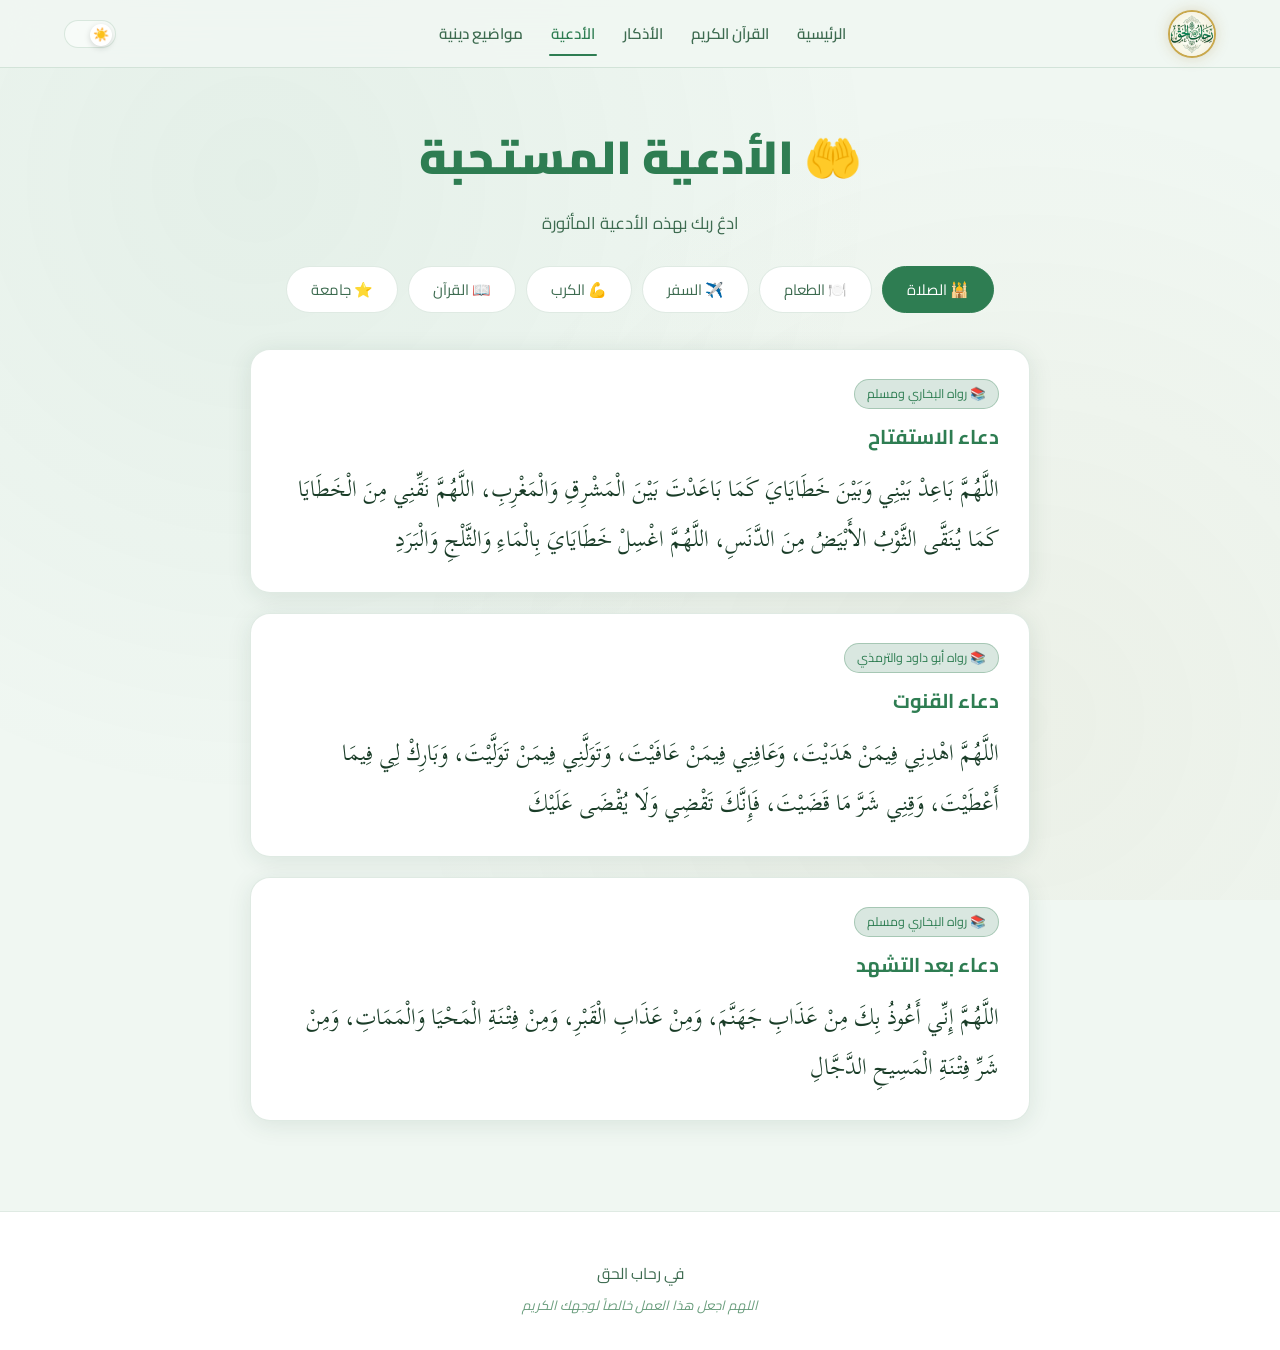
<file: duaa.html>
<!DOCTYPE html>
<html lang="ar" dir="rtl">
<head>
  <meta charset="UTF-8"><meta name="viewport" content="width=device-width, initial-scale=1.0">
  <title>الأدعية — في رحاب الحق</title>
  <script>(function(){const t=localStorage.getItem('rahab_theme')||'light';document.documentElement.setAttribute('data-theme',t);})();</script>
  <link rel="preconnect" href="https://fonts.googleapis.com">
  <link rel="preconnect" href="https://fonts.gstatic.com" crossorigin>
  <link href="https://fonts.googleapis.com/css2?family=Amiri:wght@400;700&family=Cairo:wght@400;600;700;900&family=Scheherazade+New:wght@400;700&display=swap" rel="stylesheet">
  <link rel="manifest" href="manifest.json">
  <meta name="theme-color" content="#2e7d52">
  <meta name="apple-mobile-web-app-capable" content="yes">
  <meta name="apple-mobile-web-app-title" content="رحاب الحق">
  <link rel="apple-touch-icon" href="preview.webp">
  <link rel="stylesheet" href="styles.css">
</head>
<body>
<header id="mainHeader">
  <a href="index.html" class="logo-link">
    <img src="preview.webp" alt="رحاب الحق" class="logo-img">
  </a>
  <nav><ul>
    <li><a href="index.html">الرئيسية</a></li>
    <li><a href="quran.html">القرآن الكريم</a></li>
    <li><a href="azkar.html">الأذكار</a></li>
    <li><a href="duaa.html" class="active">الأدعية</a></li>
    <li><a href="topics.html">مواضيع دينية</a></li>
  </ul></nav>
  <div class="header-left">
    <button class="theme-toggle" aria-label="تغيير الوضع"></button>
    <button class="menu-toggle">☰</button>
  </div>
</header>
<section class="page-hero">
  <h1>🤲 الأدعية المستحبة</h1>
  <p>ادعُ ربك بهذه الأدعية المأثورة</p>
</section>
<section style="padding-top:0;">
  <div class="azkar-tabs">
    <button class="tab-btn active" onclick="showDuaa('salah',this)">🕌 الصلاة</button>
    <button class="tab-btn" onclick="showDuaa('food',this)">🍽️ الطعام</button>
    <button class="tab-btn" onclick="showDuaa('travel',this)">✈️ السفر</button>
    <button class="tab-btn" onclick="showDuaa('hardship',this)">💪 الكرب</button>
    <button class="tab-btn" onclick="showDuaa('quran',this)">📖 القرآن</button>
    <button class="tab-btn" onclick="showDuaa('general',this)">⭐ جامعة</button>
  </div>
  <div id="duaaContent"></div>
</section>
<footer><p class="footer-text">في رحاب الحق</p><p class="footer-sub">اللهم اجعل هذا العمل خالصاً لوجهك الكريم</p></footer>
<!-- PWA Install Banner -->
<div id="installBanner" class="install-banner hidden" aria-hidden="true">
  <div class="install-inner">
    <span style="font-size:1.4rem">📲</span>
    <div class="install-msg">ثبّت التطبيق على جهازك لتجربة أفضل</div>
    <div class="install-actions">
      <button id="installBtn">تثبيت</button>
      <button id="enableNotif">🔔 إشعارات</button>
      <button id="dismissInstall" class="muted">✕</button>
    </div>
  </div>
</div>
<script src="main.js"></script>
<script>
const DUAA={
  salah:[
    {title:"دعاء الاستفتاح",text:"اللَّهُمَّ بَاعِدْ بَيْنِي وَبَيْنَ خَطَايَايَ كَمَا بَاعَدْتَ بَيْنَ الْمَشْرِقِ وَالْمَغْرِبِ، اللَّهُمَّ نَقِّنِي مِنَ الْخَطَايَا كَمَا يُنَقَّى الثَّوْبُ الأَبْيَضُ مِنَ الدَّنَسِ، اللَّهُمَّ اغْسِلْ خَطَايَايَ بِالْمَاءِ وَالثَّلْجِ وَالْبَرَدِ",source:"رواه البخاري ومسلم"},
    {title:"دعاء القنوت",text:"اللَّهُمَّ اهْدِنِي فِيمَنْ هَدَيْتَ، وَعَافِنِي فِيمَنْ عَافَيْتَ، وَتَوَلَّنِي فِيمَنْ تَوَلَّيْتَ، وَبَارِكْ لِي فِيمَا أَعْطَيْتَ، وَقِنِي شَرَّ مَا قَضَيْتَ، فَإِنَّكَ تَقْضِي وَلَا يُقْضَى عَلَيْكَ",source:"رواه أبو داود والترمذي"},
    {title:"دعاء بعد التشهد",text:"اللَّهُمَّ إِنِّي أَعُوذُ بِكَ مِنْ عَذَابِ جَهَنَّمَ، وَمِنْ عَذَابِ الْقَبْرِ، وَمِنْ فِتْنَةِ الْمَحْيَا وَالْمَمَاتِ، وَمِنْ شَرِّ فِتْنَةِ الْمَسِيحِ الدَّجَّالِ",source:"رواه البخاري ومسلم"}
  ],
  food:[
    {title:"دعاء قبل الطعام",text:"بِسْمِ اللَّهِ",source:"رواه أبو داود"},
    {title:"إذا نسي التسمية",text:"بِسْمِ اللَّهِ فِي أَوَّلِهِ وَآخِرِهِ",source:"رواه أبو داود والترمذي"},
    {title:"دعاء بعد الطعام",text:"الْحَمْدُ لِلَّهِ الَّذِي أَطْعَمَنِي هَذَا وَرَزَقَنِيهِ مِنْ غَيْرِ حَوْلٍ مِنِّي وَلَا قُوَّةٍ",source:"رواه الترمذي"},
    {title:"الدعاء لصاحب الطعام",text:"اللَّهُمَّ بَارِكْ لَهُمْ فِيمَا رَزَقْتَهُمْ وَاغْفِرْ لَهُمْ وَارْحَمْهُمْ",source:"رواه مسلم"}
  ],
  travel:[
    {title:"دعاء الركوب",text:"بِسْمِ اللَّهِ، الْحَمْدُ لِلَّهِ، سُبْحَانَ الَّذِي سَخَّرَ لَنَا هَذَا وَمَا كُنَّا لَهُ مُقْرِنِينَ، وَإِنَّا إِلَى رَبِّنَا لَمُنقَلِبُونَ",source:"رواه مسلم"},
    {title:"دعاء السفر",text:"اللَّهُمَّ أَنْتَ الصَّاحِبُ فِي السَّفَرِ، وَالْخَلِيفَةُ فِي الأَهْلِ، اللَّهُمَّ إِنِّي أَعُوذُ بِكَ مِنْ وَعْثَاءِ السَّفَرِ وَكَآبَةِ الْمَنْظَرِ",source:"رواه مسلم"},
    {title:"دعاء العودة",text:"آيِبُونَ تَائِبُونَ عَابِدُونَ لِرَبِّنَا حَامِدُونَ",source:"رواه البخاري ومسلم"}
  ],
  hardship:[
    {title:"دعاء الكرب",text:"لاَ إِلَهَ إِلاَّ اللَّهُ الْعَظِيمُ الْحَلِيمُ، لاَ إِلَهَ إِلاَّ اللَّهُ رَبُّ الْعَرْشِ الْعَظِيمِ، لاَ إِلَهَ إِلاَّ اللَّهُ رَبُّ السَّمَاوَاتِ وَرَبُّ الأَرْضِ وَرَبُّ الْعَرْشِ الْكَرِيمِ",source:"رواه البخاري ومسلم"},
    {title:"دعاء الهم والحزن",text:"اللَّهُمَّ إِنِّي عَبْدُكَ ابْنُ عَبْدِكَ ابْنُ أَمَتِكَ، نَاصِيَتِي بِيَدِكَ، مَاضٍ فِيَّ حُكْمُكَ، عَدْلٌ فِيَّ قَضَاؤُكَ، أَسْأَلُكَ بِكُلِّ اسْمٍ هُوَ لَكَ أَنْ تَجْعَلَ الْقُرْآنَ رَبِيعَ قَلْبِي",source:"رواه أحمد"},
    {title:"دعاء يونس ﷺ",text:"لَّا إِلَهَ إِلَّا أَنتَ سُبْحَانَكَ إِنِّي كُنتُ مِنَ الظَّالِمِينَ",source:"الأنبياء: ٨٧ — من دعا بها استجاب الله له"}
  ],
  quran:[
    {title:"قبل قراءة القرآن",text:"أَعُوذُ بِاللَّهِ مِنَ الشَّيْطَانِ الرَّجِيمِ",source:"النحل: ٩٨"},
    {title:"دعاء ختم القرآن",text:"اللَّهُمَّ ارْحَمْنِي بِالْقُرْآنِ، وَاجْعَلْهُ لِي إِمَامًا وَنُورًا وَهُدًى وَرَحْمَةً",source:"ورد عن السلف"},
    {title:"طلب الفهم والعلم",text:"رَبِّ زِدْنِي عِلْمًا، وَارْزُقْنِي فَهْمَهُ",source:"طه: ١١٤"}
  ],
  general:[
    {title:"أجمع دعاء",text:"رَبَّنَا آتِنَا فِي الدُّنْيَا حَسَنَةً وَفِي الآخِرَةِ حَسَنَةً وَقِنَا عَذَابَ النَّارِ",source:"البقرة: ٢٠١"},
    {title:"دعاء الاستخارة",text:"اللَّهُمَّ إِنِّي أَسْتَخِيرُكَ بِعِلْمِكَ وَأَسْتَقْدِرُكَ بِقُدْرَتِكَ وَأَسْأَلُكَ مِنْ فَضْلِكَ الْعَظِيمِ فَإِنَّكَ تَقْدِرُ وَلاَ أَقْدِرُ وَتَعْلَمُ وَلاَ أَعْلَمُ وَأَنْتَ عَلاَّمُ الْغُيُوبِ",source:"رواه البخاري"},
    {title:"الثبات على الدين",text:"يَا مُقَلِّبَ الْقُلُوبِ ثَبِّتْ قَلْبِي عَلَى دِينِكَ",source:"رواه الترمذي"},
    {title:"حسن الخاتمة",text:"اللَّهُمَّ اجْعَلْ خَيْرَ عُمُرِي آخِرَهُ، وَخَيْرَ عَمَلِي خَوَاتِيمَهُ، وَخَيْرَ أَيَّامِي يَوْمَ أَلْقَاكَ",source:"رواه الطبراني"}
  ]
};
function showDuaa(cat,btn){
  document.querySelectorAll('.tab-btn').forEach(b=>b.classList.remove('active'));
  btn.classList.add('active');
  let html='';
  DUAA[cat].forEach(d=>{
    html+=`<div class="topic-card">
      <span class="topic-tag">📚 ${d.source}</span>
      <h3>${d.title}</h3>
      <p style="font-family:'Scheherazade New',serif;font-size:1.4rem;line-height:2.2;color:var(--text);margin-top:10px">${d.text}</p>
    </div>`;
  });
  document.getElementById('duaaContent').innerHTML=html;
}
document.addEventListener('DOMContentLoaded',()=>showDuaa('salah',document.querySelector('.tab-btn')));
</script>
</body>
</html>
</file>
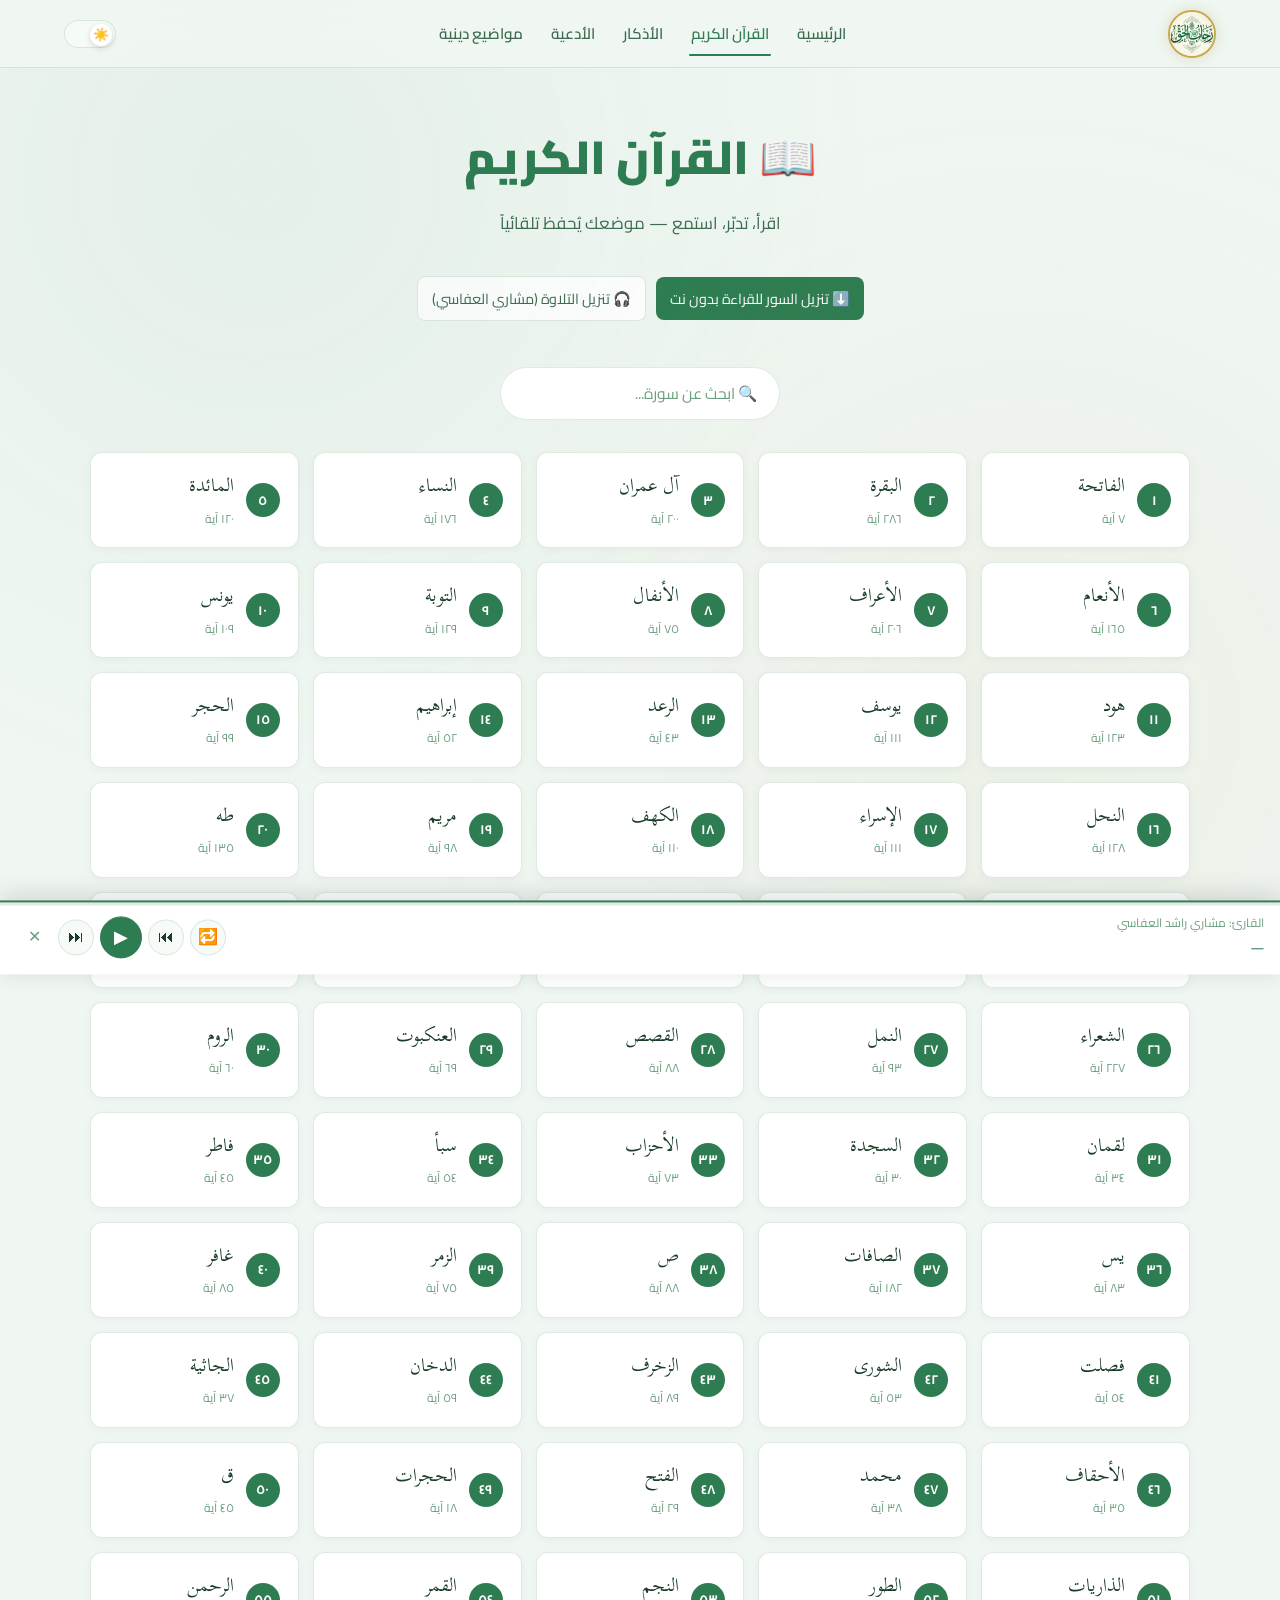
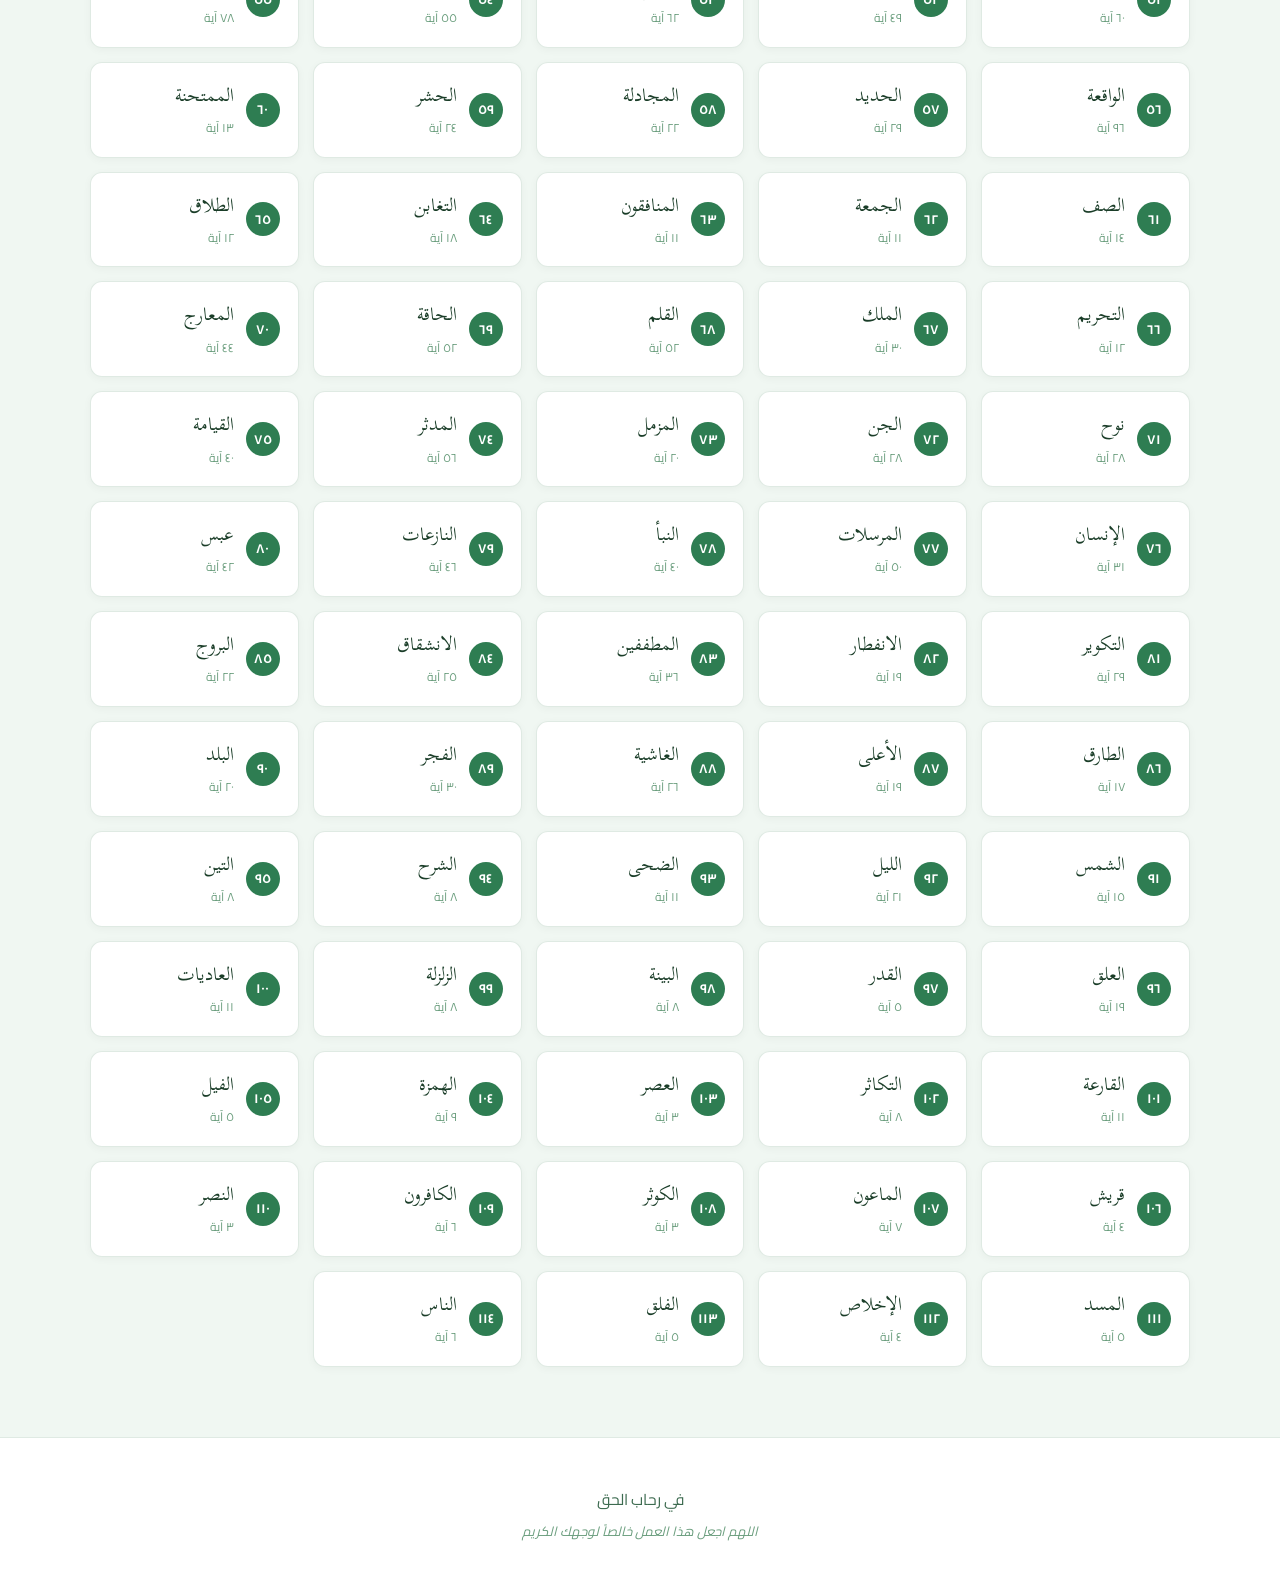
<file: quran.html>
<!DOCTYPE html>
<html lang="ar" dir="rtl">
<head>
  <meta charset="UTF-8">
  <meta name="viewport" content="width=device-width, initial-scale=1.0">
  <title>القرآن الكريم — في رحاب الحق</title>
  <script>(function(){const t=localStorage.getItem('rahab_theme')||'light';document.documentElement.setAttribute('data-theme',t);})();</script>
  <link rel="preconnect" href="https://fonts.googleapis.com">
  <link rel="preconnect" href="https://fonts.gstatic.com" crossorigin>
  <link href="https://fonts.googleapis.com/css2?family=Amiri:wght@400;700&family=Cairo:wght@400;600;700;900&family=Scheherazade+New:wght@400;700&display=swap" rel="stylesheet">
  <link rel="manifest" href="manifest.json">
  <meta name="theme-color" content="#2e7d52">
  <meta name="apple-mobile-web-app-capable" content="yes">
  <meta name="apple-mobile-web-app-title" content="رحاب الحق">
  <link rel="apple-touch-icon" href="preview.webp">
  <link rel="stylesheet" href="styles.css">
  <style>
    /* ══ شريط الصوت ══ */
    #audioBar {
      position:fixed; bottom:0; left:0; right:0;
      background:var(--surface); border-top:2px solid var(--green);
      padding:10px 16px 12px; display:flex; align-items:center; gap:10px;
      z-index:2000; box-shadow:0 -4px 24px rgba(0,0,0,0.14);
      transform:translateY(100%); transition:transform 0.35s cubic-bezier(.4,0,.2,1);
    }
    #audioBar.visible { transform:translateY(0); }
    #audioProgressBar { position:absolute; top:0; left:0; right:0; height:3px; background:var(--border); }
    #audioProgressFill { height:100%; background:linear-gradient(90deg,var(--green),var(--gold-l)); width:0%; border-radius:0 2px 2px 0; transition:width 0.4s linear; }
    .ab-info { flex:1; min-width:0; }
    .ab-label { font-size:0.75rem; color:var(--text3); white-space:nowrap; overflow:hidden; text-overflow:ellipsis; }
    .ab-surah { font-family:var(--font-quran); font-size:1rem; color:var(--green); white-space:nowrap; overflow:hidden; text-overflow:ellipsis; }
    .ab-controls { display:flex; align-items:center; gap:6px; flex-shrink:0; }
    .ab-btn { background:var(--surface2); border:1px solid var(--border); color:var(--text); border-radius:50%; width:36px; height:36px; font-size:1rem; cursor:pointer; display:flex; align-items:center; justify-content:center; transition:0.2s; }
    .ab-btn:hover { background:var(--green-glow); border-color:var(--green); }
    #abPlayPause { background:var(--green)!important; color:#fff!important; border-color:var(--green)!important; width:42px; height:42px; font-size:1.15rem; }
    #abPlayPause:hover { background:var(--green-h)!important; }
    #abClose { background:transparent; border:none; color:var(--text3); font-size:1rem; }
    #abRepeat.active { background:var(--gold-pale)!important; border-color:var(--gold)!important; color:var(--gold)!important; }
    body.audio-open { padding-bottom:70px; }

    /* ══ أزرار تشغيل ══ */
    .ayah-play-btn {
      display:inline-flex; align-items:center; gap:4px;
      background:transparent; border:1px solid var(--border); color:var(--green);
      border-radius:50px; padding:3px 11px; font-size:0.76rem;
      cursor:pointer; transition:0.2s; font-family:var(--font);
    }
    .ayah-play-btn:hover, .ayah-play-btn.playing { background:var(--green); color:#fff; border-color:var(--green); }
    .surah-audio-row { display:flex; align-items:center; justify-content:center; gap:12px; flex-wrap:wrap; margin-bottom:18px; }
    .surah-full-btn {
      display:inline-flex; align-items:center; gap:7px;
      background:var(--surface); border:1.5px solid var(--green); color:var(--green);
      border-radius:50px; padding:9px 24px; font-size:0.93rem;
      font-family:var(--font); font-weight:600; cursor:pointer; transition:0.25s;
      box-shadow:0 2px 10px rgba(46,125,82,0.08);
    }
    .surah-full-btn:hover { background:var(--green); color:#fff; box-shadow:0 6px 20px rgba(46,125,82,0.22); }

    /* ══ نافذة التنزيل ══ */
    .dl-overlay {
      display:none; position:fixed; inset:0;
      background:rgba(0,0,0,0.5); z-index:6000;
      align-items:center; justify-content:center;
      padding:20px; backdrop-filter:blur(6px);
    }
    .dl-overlay.open { display:flex; }
    .dl-box {
      background:var(--surface); border:1px solid var(--border-gold);
      border-radius:20px; padding:30px 26px;
      max-width:500px; width:100%;
      box-shadow:0 20px 60px rgba(0,0,0,0.25);
      animation:fadeUp 0.3s ease; position:relative;
      max-height:90vh; overflow-y:auto;
    }
    .dl-box h3 { color:var(--green); font-size:1.15rem; margin-bottom:4px; }
    .dl-sub { color:var(--text3); font-size:0.83rem; margin-bottom:20px; }
    .dl-tabs { display:flex; gap:8px; margin-bottom:20px; }
    .dl-tab {
      flex:1; padding:10px; border-radius:12px;
      border:2px solid var(--border); background:var(--surface2);
      color:var(--text2); font-family:var(--font); font-size:0.88rem;
      font-weight:600; cursor:pointer; transition:0.2s; text-align:center;
    }
    .dl-tab.active { border-color:var(--green); background:var(--green-glow); color:var(--green); }
    #dlFullSec, #dlPartSec { display:none; }
    #dlFullSec.show, #dlPartSec.show { display:block; }
    .dl-info-box {
      background:var(--surface2); border:1px solid var(--border);
      border-radius:12px; padding:14px 16px;
      color:var(--text2); font-size:0.86rem; line-height:1.9; margin-bottom:14px;
    }
    .dl-msg { font-size:0.84rem; color:var(--text3); min-height:1.3em; margin-bottom:10px; }
    .dl-row { display:flex; gap:10px; flex-wrap:wrap; margin-bottom:4px; }
    .dl-btn-g {
      flex:1; padding:10px 16px; background:var(--green); color:#fff;
      border:none; border-radius:50px;
      font-family:var(--font); font-size:0.9rem; font-weight:700;
      cursor:pointer; transition:0.2s;
    }
    .dl-btn-g:hover { background:var(--green-h); }
    .dl-btn-g:disabled { background:var(--text3); cursor:not-allowed; }
    .dl-btn-r {
      padding:10px 16px; background:var(--gold-pale); color:var(--gold);
      border:1px solid rgba(160,120,40,0.3); border-radius:50px;
      font-family:var(--font); font-size:0.88rem; font-weight:600;
      cursor:pointer; transition:0.2s; display:none;
    }
    .dl-btn-r:hover { background:var(--gold); color:#fff; }

    /* شريط تقدم */
    .dl-prog { display:none; margin-top:14px; }
    .dl-prog.show { display:block; }
    .dl-prog-top { display:flex; justify-content:space-between; font-size:0.82rem; color:var(--text3); margin-bottom:6px; }
    .dl-prog-bar { height:8px; background:var(--border); border-radius:50px; overflow:hidden; }
    .dl-prog-fill { height:100%; background:linear-gradient(90deg,var(--green),var(--gold-l)); width:0%; border-radius:50px; transition:width 0.3s; }

    /* قائمة السور */
    .dl-search { width:100%; padding:9px 16px; border:1px solid var(--border); border-radius:50px; background:var(--surface2); color:var(--text); font-family:var(--font); font-size:0.9rem; outline:none; margin-bottom:10px; transition:border-color 0.2s; }
    .dl-search:focus { border-color:var(--green); }
    .dl-slist { max-height:200px; overflow-y:auto; border:1px solid var(--border); border-radius:12px; margin-bottom:12px; }
    .dl-slist::-webkit-scrollbar { width:4px; }
    .dl-slist::-webkit-scrollbar-thumb { background:var(--border); border-radius:2px; }
    .dl-si {
      display:flex; align-items:center; gap:10px;
      padding:9px 13px; border-bottom:1px solid var(--border);
      cursor:pointer; transition:background 0.15s; font-size:0.88rem;
    }
    .dl-si:last-child { border-bottom:none; }
    .dl-si:hover { background:var(--green-glow); }
    .dl-si.selected { background:var(--green-glow); border-right:3px solid var(--green); }
    .dl-si .snum { width:26px; height:26px; background:var(--green); color:#fff; border-radius:50%; display:flex; align-items:center; justify-content:center; font-size:0.72rem; font-weight:700; flex-shrink:0; }
    .dl-si .sname { flex:1; font-family:var(--font-quran); font-size:0.98rem; }
    .dl-si .sst { font-size:0.76rem; color:var(--text3); flex-shrink:0; }
    .dl-si.cached .sst { color:var(--green); }
    .dl-close { position:absolute; top:13px; left:15px; background:transparent; border:none; color:var(--text3); font-size:1.25rem; cursor:pointer; transition:color 0.2s; }
    .dl-close:hover { color:var(--text); }

    /* ══ شريط تقدم تنزيل النص ══ */
    #txtProg { display:none; width:100%; max-width:420px; margin-top:8px; }
    #txtProg.show { display:block !important; }

    /* ══ إشعار أوفلاين ══ */
    #ofnBar {
      display:none; position:fixed;
      bottom:80px; left:12px; right:12px;
      background:var(--surface); border:1.5px solid var(--gold);
      border-radius:16px; padding:14px 17px;
      z-index:5500; box-shadow:0 8px 32px rgba(0,0,0,0.18);
      animation:fadeUp 0.3s ease;
    }
    #ofnBar.show { display:block; }
    .ofn-title { font-weight:700; color:var(--gold); margin-bottom:5px; font-size:0.93rem; }
    .ofn-body  { color:var(--text2); font-size:0.83rem; line-height:1.7; }
    .ofn-acts  { display:flex; gap:8px; margin-top:11px; flex-wrap:wrap; }
    .ofn-btn { padding:7px 15px; border-radius:50px; font-family:var(--font); font-size:0.83rem; font-weight:600; cursor:pointer; transition:0.2s; border:none; }
    .ofn-g { background:var(--green); color:#fff; }
    .ofn-g:hover { background:var(--green-h); }
    .ofn-m { background:var(--surface2); color:var(--text3); border:1px solid var(--border)!important; }
    .ofn-m:hover { color:var(--text); }
    @media(min-width:600px){ #ofnBar { left:auto; right:24px; bottom:88px; width:340px; } }
  </style>
</head>
<body>

<header id="mainHeader">
  <a href="index.html" class="logo-link"><img src="preview.webp" alt="رحاب الحق" class="logo-img"></a>
  <nav><ul>
    <li><a href="index.html">الرئيسية</a></li>
    <li><a href="quran.html" class="active">القرآن الكريم</a></li>
    <li><a href="azkar.html">الأذكار</a></li>
    <li><a href="duaa.html">الأدعية</a></li>
    <li><a href="topics.html">مواضيع دينية</a></li>
  </ul></nav>
  <div class="header-left">
    <button class="theme-toggle" aria-label="تغيير الوضع"></button>
    <button class="menu-toggle">☰</button>
  </div>
</header>

<section class="page-hero">
  <h1>📖 القرآن الكريم</h1>
  <p>اقرأ، تدبّر، استمع — موضعك يُحفظ تلقائياً</p>
</section>

<!-- ══ شريط التنزيل ══ -->
<div style="padding:10px 20px;display:flex;gap:10px;align-items:center;justify-content:center;flex-wrap:wrap;">
  <button id="downloadQBtn" style="padding:8px 14px;border-radius:8px;background:var(--green);color:#fff;border:none;cursor:pointer;font-family:var(--font);font-size:0.9rem;">⬇️ تنزيل السور للقراءة بدون نت</button>
  <button id="downloadAudioBtn" style="padding:8px 14px;border-radius:8px;background:var(--surface);color:var(--text2);border:1px solid var(--border);cursor:pointer;font-family:var(--font);font-size:0.9rem;transition:0.2s;">🎧 تنزيل التلاوة (مشاري العفاسي)</button>
  <div id="dlStatus" style="font-size:0.87rem;color:var(--text3);width:100%;text-align:center;min-height:1.2em;"></div>
  <!-- تقدم تنزيل النص -->
  <div id="txtProg">
    <div style="display:flex;justify-content:space-between;font-size:0.8rem;color:var(--text3);margin-bottom:5px;">
      <span id="txtProgLbl">تنزيل السور...</span><span id="txtProgPct">0%</span>
    </div>
    <div style="height:6px;background:var(--border);border-radius:50px;overflow:hidden;">
      <div id="txtProgFill" style="height:100%;background:linear-gradient(90deg,var(--green),var(--gold-l));width:0%;border-radius:50px;transition:width 0.3s;"></div>
    </div>
  </div>
</div>

<section style="padding-top:10px;" id="quranMain"><div class="spinner"></div></section>

<footer>
  <p class="footer-text">في رحاب الحق</p>
  <p class="footer-sub">اللهم اجعل هذا العمل خالصاً لوجهك الكريم</p>
</footer>

<!-- ══ شريط الصوت ══ -->
<div id="audioBar" role="region" aria-label="مشغل التلاوة">
  <div id="audioProgressBar"><div id="audioProgressFill"></div></div>
  <div class="ab-info">
    <div class="ab-label" id="abLabel">القارئ: مشاري راشد العفاسي</div>
    <div class="ab-surah" id="abSurah">—</div>
  </div>
  <div class="ab-controls">
    <button class="ab-btn" id="abRepeat" title="تكرار الآية">🔁</button>
    <button class="ab-btn" id="abPrev"   title="الآية السابقة">⏮</button>
    <button class="ab-btn" id="abPlayPause" title="تشغيل / إيقاف">▶</button>
    <button class="ab-btn" id="abNext"   title="الآية التالية">⏭</button>
    <button class="ab-btn" id="abClose"  title="إغلاق">✕</button>
  </div>
</div>

<!-- ══ إشعار السورة غير محملة ══ -->
<div id="ofnBar">
  <div class="ofn-title">⚠️ التلاوة غير محملة لهذه السورة</div>
  <div class="ofn-body" id="ofnBody">لم يتم تحميل تلاوة هذه السورة. يرجى تحميلها عند الاتصال بالإنترنت، أو إعادة تحميلها في حال حدوث خلل.</div>
  <div class="ofn-acts">
    <button class="ofn-btn ofn-g" id="ofnDlBtn">⬇️ تحميل السورة</button>
    <button class="ofn-btn ofn-m" onclick="hideOfn()">إغلاق</button>
  </div>
</div>

<!-- ══ نافذة التنزيل الذكية ══ -->
<div class="dl-overlay" id="dlModal">
  <div class="dl-box">
    <button class="dl-close" onclick="closeDlModal()">✕</button>
    <h3>🎧 تنزيل تلاوة مشاري العفاسي</h3>
    <p class="dl-sub">اختر طريقة التنزيل</p>

    <div class="dl-tabs">
      <button class="dl-tab active" id="tabFull"    onclick="switchTab('full')">📥 كل السور</button>
      <button class="dl-tab"        id="tabPartial" onclick="switchTab('part')">🎯 سورة بعينها</button>
    </div>

    <!-- كل السور -->
    <div id="dlFullSec" class="show">
      <div class="dl-info-box">
        📦 تنزيل جميع السور الـ ١١٤ للاستماع بدون إنترنت<br>
        💾 الحجم التقريبي: ~700 ميغابايت<br>
        ⏱️ قد يستغرق بضع دقائق حسب سرعة الاتصال
      </div>
      <div class="dl-msg" id="fullMsg"></div>
      <div class="dl-row">
        <button class="dl-btn-g" id="dlFullBtn"  onclick="startFullDl()">⬇️ تنزيل الكل</button>
        <button class="dl-btn-r" id="dlRetryAll" onclick="retryFullDl()">🔄 إعادة التحميل</button>
      </div>
      <div class="dl-prog" id="fullProg">
        <div class="dl-prog-top"><span id="fullProgLbl">جارٍ التنزيل...</span><span id="fullProgPct">0%</span></div>
        <div class="dl-prog-bar"><div class="dl-prog-fill" id="fullProgFill"></div></div>
      </div>
    </div>

    <!-- سورة واحدة -->
    <div id="dlPartSec">
      <input class="dl-search" type="text" id="dlSearch" placeholder="🔍 ابحث عن سورة..." oninput="renderSurahList()">
      <div class="dl-slist" id="dlSurahList"></div>
      <div class="dl-msg" id="partMsg"></div>
      <div class="dl-row">
        <button class="dl-btn-r" id="dlRetrySingle" onclick="retrySingle()">🔄 إعادة تحميل السورة</button>
      </div>
      <div class="dl-prog" id="partProg">
        <div class="dl-prog-top"><span id="partProgLbl">جارٍ التنزيل...</span><span id="partProgPct">0%</span></div>
        <div class="dl-prog-bar"><div class="dl-prog-fill" id="partProgFill"></div></div>
      </div>
    </div>
  </div>
</div>

<!-- PWA Install Banner -->
<div id="installBanner" class="install-banner hidden" aria-hidden="true">
  <div class="install-inner">
    <span style="font-size:1.4rem">📲</span>
    <div class="install-msg">ثبّت التطبيق على جهازك لتجربة أفضل</div>
    <div class="install-actions">
      <button id="installBtn">تثبيت</button>
      <button id="enableNotif">🔔 إشعارات</button>
      <button id="dismissInstall" class="muted">✕</button>
    </div>
  </div>
</div>

<script src="main.js"></script>
<script>
// ════════════════════════════════════════
//  بيانات السور
// ════════════════════════════════════════
const SUAR=[
  {n:"الفاتحة",a:7},{n:"البقرة",a:286},{n:"آل عمران",a:200},{n:"النساء",a:176},
  {n:"المائدة",a:120},{n:"الأنعام",a:165},{n:"الأعراف",a:206},{n:"الأنفال",a:75},
  {n:"التوبة",a:129},{n:"يونس",a:109},{n:"هود",a:123},{n:"يوسف",a:111},
  {n:"الرعد",a:43},{n:"إبراهيم",a:52},{n:"الحجر",a:99},{n:"النحل",a:128},
  {n:"الإسراء",a:111},{n:"الكهف",a:110},{n:"مريم",a:98},{n:"طه",a:135},
  {n:"الأنبياء",a:112},{n:"الحج",a:78},{n:"المؤمنون",a:118},{n:"النور",a:64},
  {n:"الفرقان",a:77},{n:"الشعراء",a:227},{n:"النمل",a:93},{n:"القصص",a:88},
  {n:"العنكبوت",a:69},{n:"الروم",a:60},{n:"لقمان",a:34},{n:"السجدة",a:30},
  {n:"الأحزاب",a:73},{n:"سبأ",a:54},{n:"فاطر",a:45},{n:"يس",a:83},
  {n:"الصافات",a:182},{n:"ص",a:88},{n:"الزمر",a:75},{n:"غافر",a:85},
  {n:"فصلت",a:54},{n:"الشورى",a:53},{n:"الزخرف",a:89},{n:"الدخان",a:59},
  {n:"الجاثية",a:37},{n:"الأحقاف",a:35},{n:"محمد",a:38},{n:"الفتح",a:29},
  {n:"الحجرات",a:18},{n:"ق",a:45},{n:"الذاريات",a:60},{n:"الطور",a:49},
  {n:"النجم",a:62},{n:"القمر",a:55},{n:"الرحمن",a:78},{n:"الواقعة",a:96},
  {n:"الحديد",a:29},{n:"المجادلة",a:22},{n:"الحشر",a:24},{n:"الممتحنة",a:13},
  {n:"الصف",a:14},{n:"الجمعة",a:11},{n:"المنافقون",a:11},{n:"التغابن",a:18},
  {n:"الطلاق",a:12},{n:"التحريم",a:12},{n:"الملك",a:30},{n:"القلم",a:52},
  {n:"الحاقة",a:52},{n:"المعارج",a:44},{n:"نوح",a:28},{n:"الجن",a:28},
  {n:"المزمل",a:20},{n:"المدثر",a:56},{n:"القيامة",a:40},{n:"الإنسان",a:31},
  {n:"المرسلات",a:50},{n:"النبأ",a:40},{n:"النازعات",a:46},{n:"عبس",a:42},
  {n:"التكوير",a:29},{n:"الانفطار",a:19},{n:"المطففين",a:36},{n:"الانشقاق",a:25},
  {n:"البروج",a:22},{n:"الطارق",a:17},{n:"الأعلى",a:19},{n:"الغاشية",a:26},
  {n:"الفجر",a:30},{n:"البلد",a:20},{n:"الشمس",a:15},{n:"الليل",a:21},
  {n:"الضحى",a:11},{n:"الشرح",a:8},{n:"التين",a:8},{n:"العلق",a:19},
  {n:"القدر",a:5},{n:"البينة",a:8},{n:"الزلزلة",a:8},{n:"العاديات",a:11},
  {n:"القارعة",a:11},{n:"التكاثر",a:8},{n:"العصر",a:3},{n:"الهمزة",a:9},
  {n:"الفيل",a:5},{n:"قريش",a:4},{n:"الماعون",a:7},{n:"الكوثر",a:3},
  {n:"الكافرون",a:6},{n:"النصر",a:3},{n:"المسد",a:5},{n:"الإخلاص",a:4},
  {n:"الفلق",a:5},{n:"الناس",a:6}
];

function toArabicNum(n){ return n.toString().replace(/\d/g,d=>'٠١٢٣٤٥٦٧٨٩'[d]); }

// ════════════════════════════════════════
//  محرك الصوت — مشاري راشد العفاسي
// ════════════════════════════════════════
const READER    = 'Alafasy_128kbps';
const FULL_BASE = 'https://download.quranicaudio.com/quran/mishaari_raashid_al_3afaasee/';
const CACHE_VER = 'rahab-v3';

function ayahUrl(s,a){
  return `https://everyayah.com/data/${READER}/${String(s).padStart(3,'0')}${String(a).padStart(3,'0')}.mp3`;
}
function surahAudioUrl(s){
  return `${FULL_BASE}${String(s).padStart(3,'0')}.mp3`;
}
async function isAudioCached(surahNum){
  try{ const c=await caches.open(CACHE_VER); return !!(await c.match(surahAudioUrl(surahNum))); }
  catch{ return false; }
}

// ── حالة المشغل ──
let _aud=null, _queue=[], _qi=0, _surahMode=false, _repeatMode=false;
let _currentAyahs=[], _currentSurahNum=null;

function aud(){
  if(!_aud){
    _aud=new Audio();
    _aud.addEventListener('ended',_onEnded);
    _aud.addEventListener('timeupdate',_onTime);
    _aud.addEventListener('error',_onErr);
  }
  return _aud;
}
function _onTime(){
  const a=aud(); if(!a.duration) return;
  document.getElementById('audioProgressFill').style.width=(a.currentTime/a.duration*100)+'%';
}
function _onEnded(){
  if(_surahMode){ _hideBar(); return; }
  if(_repeatMode){ setTimeout(()=>_playIdx(_qi),750); }
  else if(_qi<_queue.length-1){ _qi++; _playIdx(_qi); }
  else _hideBar();
}
function _onErr(){
  if(!_surahMode && _qi<_queue.length-1){ _qi++; _playIdx(_qi); }
}
function _playIdx(i){
  const item=_queue[i]; if(!item) return;
  const a=aud(); a.pause(); a.src=item.url; a.load(); a.play().catch(()=>{});
  document.getElementById('abSurah').textContent=item.label;
  document.getElementById('abPlayPause').textContent='⏸';
  document.getElementById('audioProgressFill').style.width='0%';
  _showBar();
  document.querySelectorAll('.ayah-play-btn').forEach(b=>b.classList.remove('playing'));
  if(!_surahMode&&item.ayahNum){
    const b=document.querySelector(`.ayah-play-btn[data-ayah="${item.ayahNum}"]`);
    if(b) b.classList.add('playing');
  }
}
function _showBar(){ document.getElementById('audioBar').classList.add('visible'); document.body.classList.add('audio-open'); }
function _hideBar(){
  const a=aud(); a.pause(); a.src='';
  document.getElementById('audioBar').classList.remove('visible');
  document.body.classList.remove('audio-open');
  document.querySelectorAll('.ayah-play-btn').forEach(b=>b.classList.remove('playing'));
  document.getElementById('abPlayPause').textContent='▶';
  document.getElementById('audioProgressFill').style.width='0%';
  _queue=[]; _qi=0; _surahMode=false;
}

// ── تشغيل آية ──
function playAyah(surahNum,ayahNum){
  _surahMode=false; _currentSurahNum=surahNum;
  _queue=[]; let started=false;
  _currentAyahs.forEach(a=>{
    if(a.numberInSurah===ayahNum) started=true;
    if(started) _queue.push({url:ayahUrl(surahNum,a.numberInSurah),label:`سورة ${SUAR[surahNum-1].n} — الآية ${toArabicNum(a.numberInSurah)}`,ayahNum:a.numberInSurah});
  });
  _qi=0;
  document.getElementById('abLabel').textContent='القارئ: مشاري راشد العفاسي';
  _playIdx(0);
}

// ── تشغيل سورة كاملة ──
async function playSurahFull(surahNum){
  const online=navigator.onLine;
  const cached=await isAudioCached(surahNum);
  if(!online && !cached){ showOfn(surahNum); return; }
  _surahMode=true; _currentSurahNum=surahNum;
  document.getElementById('abLabel').textContent='القارئ: مشاري راشد العفاسي — سورة كاملة';
  _queue=[{url:surahAudioUrl(surahNum),label:`سورة ${SUAR[surahNum-1].n} كاملة`,ayahNum:null}];
  _qi=0; _playIdx(0);
}

// ── زر التكرار ──
document.addEventListener('DOMContentLoaded',()=>{
  document.getElementById('abPlayPause').addEventListener('click',()=>{
    const a=aud();
    if(a.paused){a.play();document.getElementById('abPlayPause').textContent='⏸';}
    else{a.pause();document.getElementById('abPlayPause').textContent='▶';}
  });
  document.getElementById('abPrev').addEventListener('click',()=>{ if(!_surahMode&&_qi>0){_qi--;_playIdx(_qi);} });
  document.getElementById('abNext').addEventListener('click',()=>{ if(!_surahMode&&_qi<_queue.length-1){_qi++;_playIdx(_qi);} });
  document.getElementById('abClose').addEventListener('click',_hideBar);
  document.getElementById('abRepeat').addEventListener('click',()=>{
    if(_surahMode) return;
    _repeatMode=!_repeatMode;
    document.getElementById('abRepeat').classList.toggle('active',_repeatMode);
    showToast(_repeatMode?'🔁 تكرار الآية مفعّل':'تكرار الآية متوقف');
  });
});

// ════════════════════════════════════════
//  إشعار السورة غير محملة
// ════════════════════════════════════════
let _pendingSurah=null;
let _ofnTimer=null;
function showOfn(surahNum){
  _pendingSurah=surahNum;
  document.getElementById('ofnBody').textContent=
    `لم يتم تحميل تلاوة سورة "${SUAR[surahNum-1].n}" بعد.\nيرجى تحميلها في حالة الاتصال بالإنترنت، أو إعادة تحميلها في حال حدوث خلل بالتحميل.`;
  document.getElementById('ofnBar').classList.add('show');
  clearTimeout(_ofnTimer);
  _ofnTimer=setTimeout(hideOfn,9000);
}
function hideOfn(){ document.getElementById('ofnBar').classList.remove('show'); }
document.getElementById('ofnDlBtn').addEventListener('click',()=>{
  hideOfn();
  if(_pendingSurah) openDlModal('part',_pendingSurah);
});

// ════════════════════════════════════════
//  حفظ الموضع
// ════════════════════════════════════════
function getBookmark(){ try{return JSON.parse(localStorage.getItem('q_bm'));}catch{return null;} }
function saveBookmark(s,a){ localStorage.setItem('q_bm',JSON.stringify({surah:s,ayah:a,name:SUAR[s-1].n,ts:Date.now()})); }
let _bmObs=null,_bmTimer=null;
function setupAutoBookmark(sn){
  if(_bmObs) _bmObs.disconnect();
  const items=document.querySelectorAll('.ayah-item[data-ayah]');
  _bmObs=new IntersectionObserver(entries=>{
    entries.forEach(e=>{
      if(e.isIntersecting){
        clearTimeout(_bmTimer);
        _bmTimer=setTimeout(()=>{
          const n=parseInt(e.target.dataset.ayah);
          saveBookmark(sn,n);
          document.querySelectorAll('.ayah-item.auto-bookmarked').forEach(el=>{ el.classList.remove('auto-bookmarked'); el.querySelector('.auto-bm-label')?.remove(); });
          e.target.classList.add('auto-bookmarked');
          if(!e.target.querySelector('.auto-bm-label')){
            const lbl=document.createElement('span'); lbl.className='auto-bm-label'; lbl.textContent='🔖 موضعك'; e.target.appendChild(lbl);
          }
        },800);
      }
    });
  },{threshold:0.6,rootMargin:'-20% 0px -20% 0px'});
  items.forEach(el=>_bmObs.observe(el));
}

// ════════════════════════════════════════
//  قائمة السور وعرض الآيات
// ════════════════════════════════════════
const main=document.getElementById('quranMain');
let searchQ='';

function showSurahList(){
  _hideBar();
  const bm=getBookmark();
  let html=`<div class="quran-controls"><input id="qSearch" class="q-search" type="text" placeholder="🔍 ابحث عن سورة..." value="${searchQ}"></div>`;
  if(bm) html+=`<div class="bookmark-banner" onclick="showSurah(${bm.surah},${bm.ayah})"><span style="font-size:1.5rem">🔖</span><div><strong>استكمل من حيث توقفت</strong><br><span>سورة ${bm.name} — الآية ${toArabicNum(bm.ayah)}</span></div><span style="margin-right:auto;color:var(--gold);font-size:1.1rem">←</span></div>`;
  html+=`<div class="suar-grid" id="suarGrid">`;
  SUAR.forEach((s,i)=>{
    const num=i+1,hasBm=bm&&bm.surah===num;
    html+=`<div class="surah-card" onclick="showSurah(${num})">
      <div class="surah-num">${toArabicNum(num)}</div>
      <div class="surah-info"><span class="surah-name">${s.n}</span><span class="surah-meta">${toArabicNum(s.a)} آية</span></div>
      ${hasBm?'<div class="surah-bookmark-dot"></div>':''}
    </div>`;
  });
  html+=`</div>`;
  main.innerHTML=html;
  document.getElementById('qSearch').addEventListener('input',function(){
    searchQ=this.value.trim();
    document.querySelectorAll('.surah-card').forEach(c=>{
      c.style.display=(!searchQ||c.querySelector('.surah-name').textContent.includes(searchQ))?'':'none';
    });
  });
}

async function showSurah(surahNum,scrollToAyah=null){
  main.innerHTML='<div class="spinner"></div>';
  _currentAyahs=[];
  try{
    const res=await fetch(`https://api.alquran.cloud/v1/surah/${surahNum}`);
    if(!res.ok) throw new Error();
    const data=await res.json();
    const ayahs=data.data.ayahs, name=data.data.name;
    _currentAyahs=ayahs; _currentSurahNum=surahNum;
    const prevBtn=surahNum>1?`<button class="nav-btn" onclick="showSurah(${surahNum-1})">السورة السابقة</button>`:'';
    const nextBtn=surahNum<114?`<button class="nav-btn" onclick="showSurah(${surahNum+1})">السورة التالية</button>`:'';
    let html=`
    <div class="surah-nav">
      <button class="nav-btn" onclick="showSurahList()">← رجوع</button>
      <span class="surah-title-display">${name}</span>
      <div style="display:flex;gap:8px">${prevBtn}${nextBtn}</div>
    </div>
    <div class="surah-audio-row">
      <button class="surah-full-btn" onclick="playSurahFull(${surahNum})">🎧 استمع للسورة كاملة — مشاري العفاسي</button>
    </div>
    <p style="text-align:center;color:var(--text3);font-size:0.82rem;margin-bottom:24px">📍 موضع قراءتك يُحفظ تلقائياً · 🔊 اضغط على الاستماع بجانب أي آية</p>`;
    if(surahNum!==1&&surahNum!==9){
      html+=`<div style="text-align:center;margin-bottom:28px;"><div class="hero-ayah" style="display:inline-flex;padding:14px 28px;"><span class="ayah-text" style="font-size:1.6rem;">بِسْمِ اللَّهِ الرَّحْمَنِ الرَّحِيمِ</span></div></div>`;
    }
    function stripBasmala(t){
      if(!t) return t;
      t=t.replace(/\uFDFD/g,'');
      t=t.replace(/بِسْمِ\s*ٱللَّهِ\s*ٱلرَّحْمَٰنِ\s*ٱلرَّحِيمِ/u,'');
      t=t.replace(/بِسْمِ\s*اللَّهِ\s*الرَّحْمَنِ\s*الرَّحِيمِ/u,'');
      t=t.replace(/بِسْمِ\s*ٱللَّهِ\s*ٱلرَّحْمَنِ\s*ٱلرَّحِيمِ/u,'');
      t=t.replace(/بسم\s*الله\s*الرحمن\s*الرحيم/u,'');
      t=t.replace(/^[\s\u0020\u00a0\u200b،؛:.،\-–—()[\]]+/,'').trim();
      return t||arguments[0];
    }
    html+=`<div class="ayah-viewer">`;
    ayahs.forEach(a=>{
      const display=(a.numberInSurah===1&&surahNum!==1&&surahNum!==9)?stripBasmala(a.text):a.text;
      html+=`<div class="ayah-item" data-ayah="${a.numberInSurah}" id="ayah-${a.numberInSurah}">
        <span class="ayah-text">${display}</span>
        <div style="display:flex;align-items:center;gap:8px;flex-wrap:wrap;margin-top:8px;">
          <span class="ayah-num-badge">${toArabicNum(a.numberInSurah)}</span>
          <button class="ayah-play-btn" data-ayah="${a.numberInSurah}" onclick="playAyah(${surahNum},${a.numberInSurah})">🔊 استمع</button>
        </div>
      </div>`;
    });
    html+=`</div>`;
    main.innerHTML=html;
    setupAutoBookmark(surahNum);
    if(scrollToAyah){
      setTimeout(()=>{
        const el=document.getElementById('ayah-'+scrollToAyah);
        if(el){ el.scrollIntoView({behavior:'smooth',block:'center'}); el.classList.add('auto-bookmarked'); const lbl=document.createElement('span'); lbl.className='auto-bm-label'; lbl.textContent='🔖 موضعك'; el.appendChild(lbl); }
      },400);
    }
    document.addEventListener('visibilitychange',()=>{ if(document.hidden){const v=_fv();if(v)saveBookmark(surahNum,parseInt(v.dataset.ayah));} });
    window.addEventListener('beforeunload',()=>{ const v=_fv();if(v)saveBookmark(surahNum,parseInt(v.dataset.ayah)); });
  }catch(e){
    main.innerHTML=`<div style="text-align:center;padding:60px 20px;color:var(--text2);"><p style="font-size:1.1rem;margin-bottom:16px;">⚠️ تعذّر تحميل السورة</p><p style="color:var(--text3);">يرجى التحقق من اتصالك بالإنترنت</p><button class="nav-btn" style="margin-top:20px" onclick="showSurah(${surahNum})">إعادة المحاولة</button></div>`;
  }
}

function _fv(){
  for(const el of document.querySelectorAll('.ayah-item[data-ayah]')){
    const r=el.getBoundingClientRect();
    if(r.top>=0&&r.top<window.innerHeight*0.7) return el;
  }
  return null;
}

document.addEventListener('DOMContentLoaded',showSurahList);

// ════════════════════════════════════════
//  رسائل Service Worker
// ════════════════════════════════════════
if('serviceWorker' in navigator){
  // سجّل الـ listener فوراً بدون انتظار
  navigator.serviceWorker.addEventListener('message',e=>{
    const d=e.data||{};

    // تقدم تنزيل النص
    if(d.type==='DOWNLOAD_PROGRESS'){
      const pct=Math.round(d.done/d.total*100);
      document.getElementById('txtProg').classList.add('show');
      document.getElementById('txtProgLbl').textContent=`تنزيل السور: ${d.done}/${d.total}`;
      document.getElementById('txtProgPct').textContent=pct+'%';
      document.getElementById('txtProgFill').style.width=pct+'%';
    }
    else if(d.type==='DOWNLOAD_COMPLETE'){
      document.getElementById('dlStatus').textContent='✅ اكتمل تنزيل السور. يمكنك القراءة بدون اتصال.';
      localStorage.setItem('q_downloaded','1');
      document.getElementById('txtProg').classList.remove('show');
    }

    // تقدم تنزيل الصوت الكلي
    else if(d.type==='AUDIO_DOWNLOAD_PROGRESS'){
      const pct=Math.round(d.done/d.total*100);
      document.getElementById('fullProg').classList.add('show');
      document.getElementById('fullProgLbl').textContent=`السورة ${d.done} من ${d.total}`;
      document.getElementById('fullProgPct').textContent=pct+'%';
      document.getElementById('fullProgFill').style.width=pct+'%';
      document.getElementById('fullMsg').textContent=`⬇️ جارٍ التنزيل: ${d.done}/${d.total} سورة`;
    }
    else if(d.type==='AUDIO_DOWNLOAD_COMPLETE'){
      document.getElementById('fullMsg').textContent='✅ اكتملت جميع السور! يمكنك الاستماع بدون اتصال.';
      document.getElementById('fullProgLbl').textContent='اكتمل التنزيل';
      document.getElementById('fullProgPct').textContent='100%';
      document.getElementById('fullProgFill').style.width='100%';
      document.getElementById('dlRetryAll').style.display='inline-flex';
      document.getElementById('dlFullBtn').style.display='none';
      localStorage.setItem('q_audio_downloaded','1');
      renderSurahList();
    }

    // تنزيل سورة واحدة
    else if(d.type==='SINGLE_SURAH_DONE'){
      document.getElementById('partMsg').textContent=`✅ تم تحميل سورة ${SUAR[d.surahNum-1].n} بنجاح`;
      document.getElementById('partProgFill').style.width='100%';
      document.getElementById('partProgPct').textContent='100%';
      document.getElementById('partProgLbl').textContent='اكتمل التنزيل';
      document.getElementById('dlRetrySingle').style.display='inline-flex';
      renderSurahList();
      // شغّل السورة تلقائياً إذا كانت هي المطلوبة
      if(_pendingSurah && _pendingSurah===d.surahNum){
        closeDlModal();
        playSurahFull(d.surahNum);
        _pendingSurah=null;
      }
    }
    else if(d.type==='SINGLE_SURAH_ERROR'){
      document.getElementById('partMsg').textContent=`⚠️ فشل تحميل سورة ${SUAR[d.surahNum-1].n}. حاول مرة أخرى.`;
      document.getElementById('dlRetrySingle').style.display='inline-flex';
    }
  });
}

// ── زر تنزيل النص ──
document.getElementById('downloadQBtn').addEventListener('click',async()=>{
  if(localStorage.getItem('q_downloaded')){
    if(!confirm('السور محمّلة فعلاً. إعادة التحميل؟')) return;
    localStorage.removeItem('q_downloaded');
  }
  if(!confirm('تنزيل جميع السور للقراءة بدون اتصال؟')) return;
  // أظهر شريط التقدم فوراً
  const prog = document.getElementById('txtProg');
  prog.classList.add('show');
  document.getElementById('txtProgFill').style.width = '1%';
  document.getElementById('txtProgPct').textContent  = '0%';
  document.getElementById('txtProgLbl').textContent  = 'جارٍ الاتصال بالخدمة...';
  document.getElementById('dlStatus').textContent    = '⬇️ بدء تنزيل السور...';
  try {
    const reg = await navigator.serviceWorker.ready;
    const sw  = reg.active || reg.waiting || reg.installing;
    if(sw){ sw.postMessage({type:'DOWNLOAD_QURAN'}); }
    else  { document.getElementById('dlStatus').textContent='⚠️ Service Worker غير جاهز، أعد تحميل الصفحة.'; prog.classList.remove('show'); }
  } catch(err) {
    document.getElementById('dlStatus').textContent='⚠️ خطأ، حاول مجدداً.';
    prog.classList.remove('show');
  }
});

// ── زر فتح نافذة التلاوة ──
document.getElementById('downloadAudioBtn').addEventListener('click',()=>openDlModal('full'));

// ════════════════════════════════════════
//  نافذة التنزيل
// ════════════════════════════════════════
let _selSurah=null;

function openDlModal(tab,surahNum=null){
  document.getElementById('dlModal').classList.add('open');
  switchTab(tab);
  if(surahNum){ _selSurah=surahNum; }
  // لو التنزيل الكلي مكتمل، أظهر زر الإعادة
  if(localStorage.getItem('q_audio_downloaded')){
    document.getElementById('dlRetryAll').style.display='inline-flex';
    document.getElementById('dlFullBtn').style.display='none';
    document.getElementById('fullMsg').textContent='✅ التلاوة محمّلة كاملة.';
  }
  renderSurahList();
  if(surahNum){
    setTimeout(()=>{
      const el=document.querySelector(`.dl-si[data-num="${surahNum}"]`);
      if(el) el.scrollIntoView({behavior:'smooth',block:'center'});
    },300);
  }
}
function closeDlModal(){ document.getElementById('dlModal').classList.remove('open'); }
document.getElementById('dlModal').addEventListener('click',e=>{ if(e.target===document.getElementById('dlModal')) closeDlModal(); });

function switchTab(t){
  document.getElementById('tabFull').classList.toggle('active',t==='full');
  document.getElementById('tabPartial').classList.toggle('active',t==='part');
  document.getElementById('dlFullSec').classList.toggle('show',t==='full');
  document.getElementById('dlPartSec').classList.toggle('show',t==='part');
  if(t==='part') renderSurahList();
}

async function renderSurahList(){
  const list=document.getElementById('dlSurahList');
  const q=(document.getElementById('dlSearch')?.value||'').trim();
  list.innerHTML='<div style="padding:14px;text-align:center;color:var(--text3);font-size:0.85rem;">جارٍ التحميل...</div>';
  let html='';
  for(let i=0;i<114;i++){
    const num=i+1, s=SUAR[i];
    if(q && !s.n.includes(q)) continue;
    const cached=await isAudioCached(num);
    const isSel=_selSurah===num;
    html+=`<div class="dl-si${cached?' cached':''}${isSel?' selected':''}" data-num="${num}" onclick="dlSingleSurah(${num})">
      <div class="snum">${toArabicNum(num)}</div>
      <span class="sname">${s.n}</span>
      <span class="sst">${cached?'✅ محملة':'⬇️ تحميل'}</span>
    </div>`;
  }
  list.innerHTML=html||'<div style="padding:14px;text-align:center;color:var(--text3);">لا نتائج</div>';
}

async function dlSingleSurah(surahNum){
  _selSurah=surahNum;
  const name=SUAR[surahNum-1].n;
  const cached=await isAudioCached(surahNum);
  if(cached){
    if(!confirm(`سورة "${name}" محمّلة فعلاً. إعادة التحميل؟`)) return;
    try{ const c=await caches.open(CACHE_VER); await c.delete(surahAudioUrl(surahNum)); }catch{}
  }
  document.getElementById('partMsg').textContent=`⬇️ جارٍ تحميل سورة "${name}"...`;
  document.getElementById('partProg').classList.add('show');
  document.getElementById('partProgFill').style.width='8%';
  document.getElementById('partProgPct').textContent='8%';
  document.getElementById('partProgLbl').textContent=`تحميل سورة ${name}`;
  document.getElementById('dlRetrySingle').style.display='none';
  renderSurahList();
  const reg=await navigator.serviceWorker.ready;
  reg.active?.postMessage({type:'DOWNLOAD_SINGLE_SURAH',surahNum});
}

async function startFullDl(){
  document.getElementById('fullProg').classList.add('show');
  document.getElementById('fullMsg').textContent='⬇️ بدء التنزيل...';
  document.getElementById('dlFullBtn').disabled=true;
  const reg=await navigator.serviceWorker.ready;
  reg.active?.postMessage({type:'DOWNLOAD_AUDIO'});
}

async function retryFullDl(){
  if(!confirm('سيتم إعادة تحميل جميع السور. متابعة؟')) return;
  localStorage.removeItem('q_audio_downloaded');
  document.getElementById('dlRetryAll').style.display='none';
  document.getElementById('dlFullBtn').style.display='inline-flex';
  document.getElementById('dlFullBtn').disabled=false;
  document.getElementById('fullProgFill').style.width='0%';
  document.getElementById('fullMsg').textContent='';
  try{ const c=await caches.open(CACHE_VER); for(let i=1;i<=114;i++) await c.delete(surahAudioUrl(i)).catch(()=>{}); }catch{}
  await startFullDl();
}

async function retrySingle(){
  if(_selSurah) await dlSingleSurah(_selSurah);
}
</script>
</body>
</html>
</file>
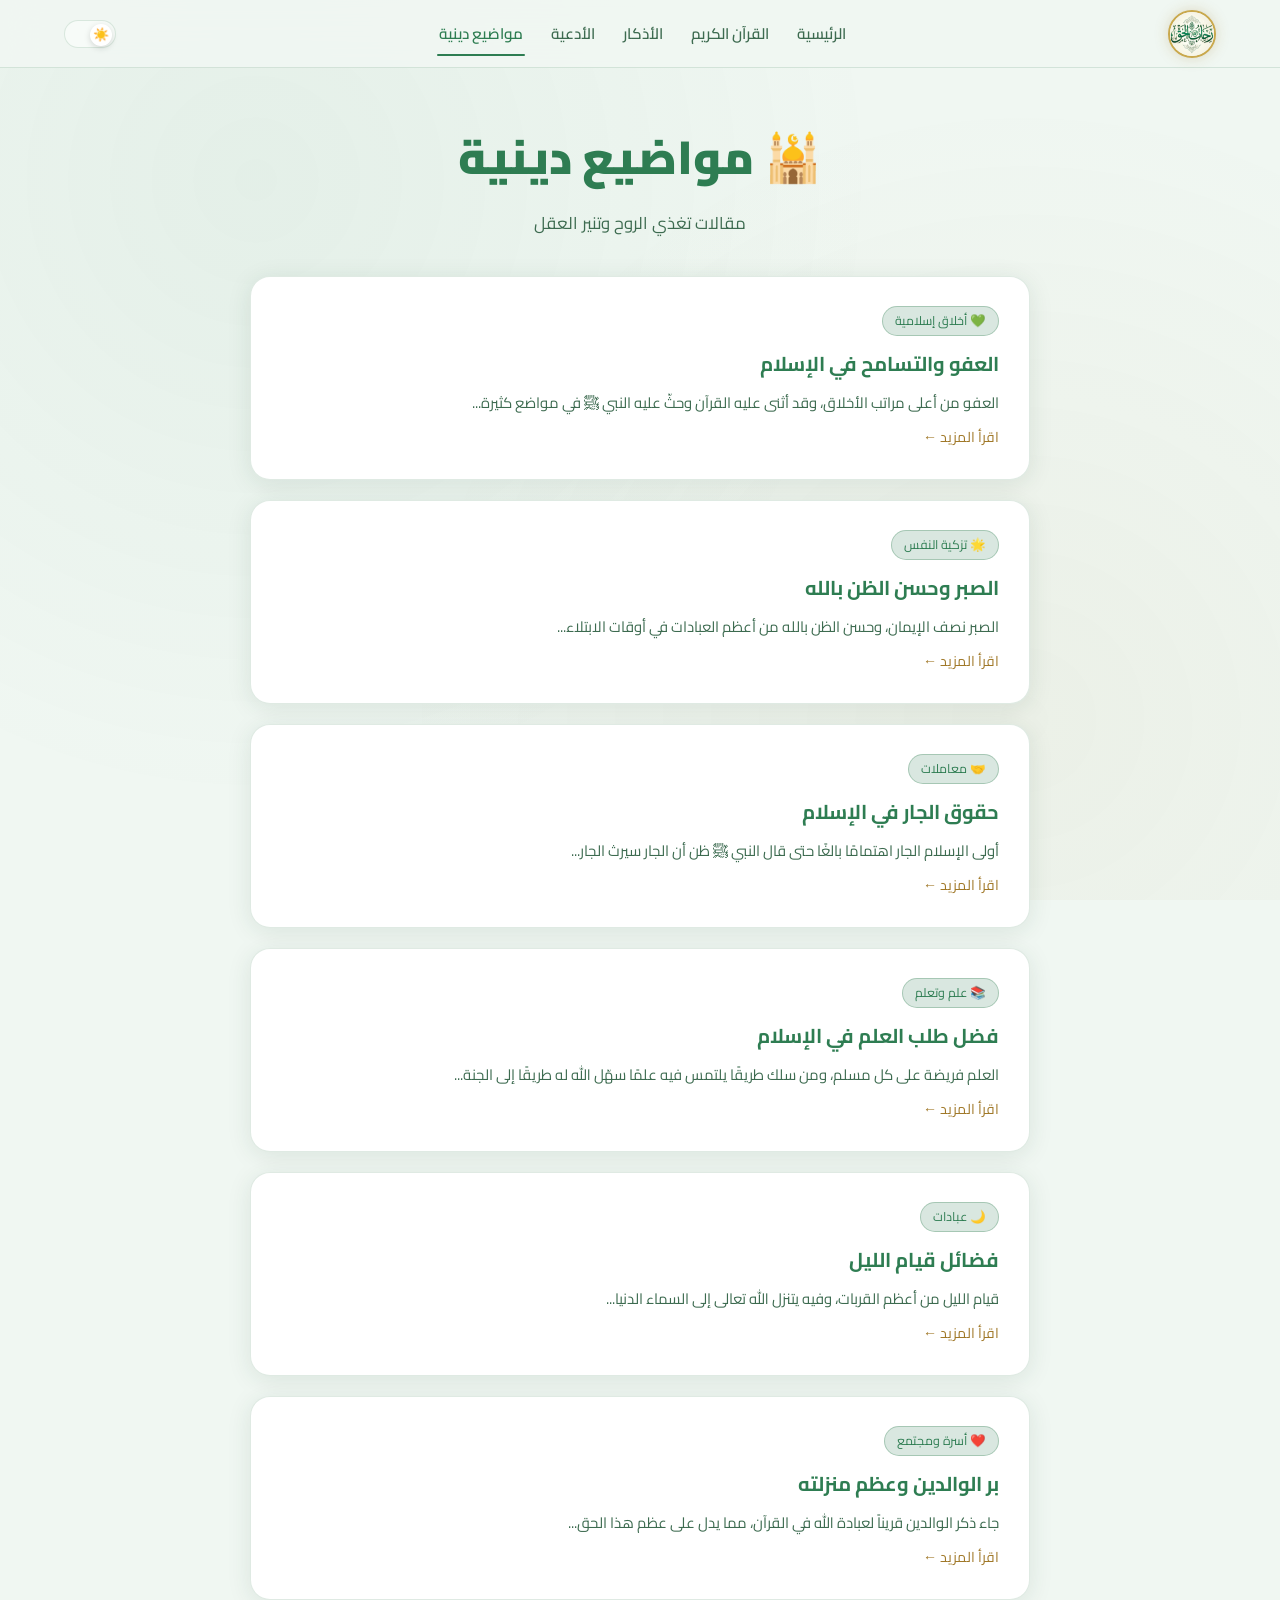
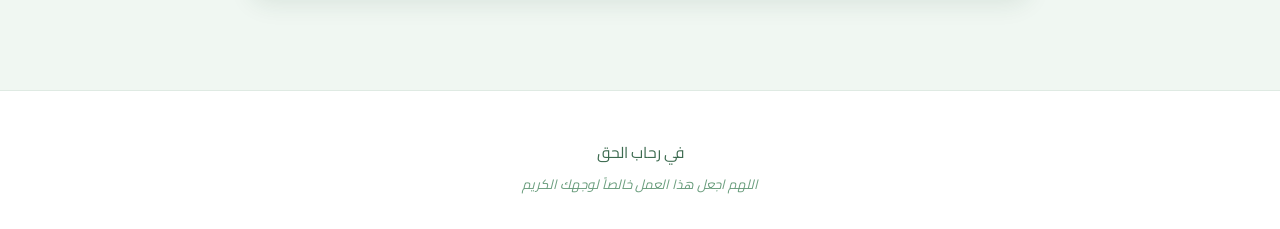
<file: topics.html>
<!DOCTYPE html>
<html lang="ar" dir="rtl">
<head>
  <meta charset="UTF-8"><meta name="viewport" content="width=device-width, initial-scale=1.0">
  <title>مواضيع دينية — في رحاب الحق</title>
  <script>(function(){const t=localStorage.getItem('rahab_theme')||'light';document.documentElement.setAttribute('data-theme',t);})();</script>
  <link rel="preconnect" href="https://fonts.googleapis.com">
  <link rel="preconnect" href="https://fonts.gstatic.com" crossorigin>
  <link href="https://fonts.googleapis.com/css2?family=Amiri:wght@400;700&family=Cairo:wght@400;600;700;900&family=Scheherazade+New:wght@400;700&display=swap" rel="stylesheet">
  <link rel="manifest" href="manifest.json">
  <meta name="theme-color" content="#2e7d52">
  <meta name="apple-mobile-web-app-capable" content="yes">
  <meta name="apple-mobile-web-app-title" content="رحاب الحق">
  <link rel="apple-touch-icon" href="preview.webp">
  <link rel="stylesheet" href="styles.css">
</head>
<body>
<header id="mainHeader">
  <a href="index.html" class="logo-link">
    <img src="preview.webp" alt="رحاب الحق" class="logo-img">
  </a>
  <nav><ul>
    <li><a href="index.html">الرئيسية</a></li>
    <li><a href="quran.html">القرآن الكريم</a></li>
    <li><a href="azkar.html">الأذكار</a></li>
    <li><a href="duaa.html">الأدعية</a></li>
    <li><a href="topics.html" class="active">مواضيع دينية</a></li>
  </ul></nav>
  <div class="header-left">
    <button class="theme-toggle" aria-label="تغيير الوضع"></button>
    <button class="menu-toggle">☰</button>
  </div>
</header>
<section class="page-hero">
  <h1>🕌 مواضيع دينية</h1>
  <p>مقالات تغذي الروح وتنير العقل</p>
</section>
<section style="padding-top:10px;" id="topicsList"></section>

<div class="modal-overlay" id="topicModal">
  <div class="modal-box">
    <button class="modal-close" onclick="closeModal()">✕</button>
    <div id="modalContent"></div>
  </div>
</div>

<footer><p class="footer-text">في رحاب الحق</p><p class="footer-sub">اللهم اجعل هذا العمل خالصاً لوجهك الكريم</p></footer>
<script src="main.js"></script>
<script>
const TOPICS=[
  {icon:"💚",tag:"أخلاق إسلامية",title:"العفو والتسامح في الإسلام",summary:"العفو من أعلى مراتب الأخلاق، وقد أثنى عليه القرآن وحثّ عليه النبي ﷺ في مواضع كثيرة...",
  content:`<h2>💚 العفو والتسامح في الإسلام</h2>
    <p>العفو والتسامح من أرقى الخصال التي دعا إليها الإسلام، وقد أشاد بهما القرآن الكريم في مواضع كثيرة.</p>
    <p style="font-family:'Scheherazade New',serif;font-size:1.4rem;color:var(--green);line-height:2">﴿ وَلْيَعْفُوا وَلْيَصْفَحُوا ۗ أَلَا تُحِبُّونَ أَن يَغْفِرَ اللَّهُ لَكُمْ ﴾</p>
    <p style="color:var(--gold);font-size:0.88rem">النور: ٢٢</p>
    <p>قال النبي ﷺ: "ما نقصت صدقة من مال، وما زاد الله عبدًا بعفو إلا عزًّا."</p>
    <p>العفو لا يعني الضعف بل هو قوة حقيقية تُظهر سمو النفس. ومن أعظم نماذجه: عفو النبي ﷺ عن أهل مكة يوم الفتح.</p>`
  },
  {icon:"🌟",tag:"تزكية النفس",title:"الصبر وحسن الظن بالله",summary:"الصبر نصف الإيمان، وحسن الظن بالله من أعظم العبادات في أوقات الابتلاء...",
  content:`<h2>🌟 الصبر وحسن الظن بالله</h2>
    <p style="font-family:'Scheherazade New',serif;font-size:1.4rem;color:var(--green);line-height:2">﴿ إِنَّمَا يُوَفَّى الصَّابِرُونَ أَجْرَهُم بِغَيْرِ حِسَابٍ ﴾</p>
    <p style="color:var(--gold);font-size:0.88rem">الزمر: ١٠</p>
    <p>الصبر ثلاثة أنواع: صبر على طاعة الله، وصبر عن معصيته، وصبر على أقداره المؤلمة.</p>
    <p>وحسن الظن بالله يعني اليقين بأن ما أصابك لم يكن ليُخطئك، وأن الله اختار لك خيرًا مما اخترت لنفسك.</p>
    <p>قال ﷺ في الحديث القدسي: "أنا عند ظن عبدي بي، فليظن بي ما شاء."</p>`
  },
  {icon:"🤝",tag:"معاملات",title:"حقوق الجار في الإسلام",summary:"أولى الإسلام الجار اهتمامًا بالغًا حتى قال النبي ﷺ ظن أن الجار سيرث الجار...",
  content:`<h2>🤝 حقوق الجار في الإسلام</h2>
    <p>قال ﷺ: "مَا زَالَ جِبْرِيلُ يُوصِينِي بِالْجَارِ حَتَّى ظَنَنْتُ أَنَّهُ سَيُوَرِّثُهُ." — متفق عليه</p>
    <p style="font-family:'Scheherazade New',serif;font-size:1.4rem;color:var(--green);line-height:2">﴿ وَالْجَارِ ذِي الْقُرْبَىٰ وَالْجَارِ الْجُنُبِ وَالصَّاحِبِ بِالْجَنبِ ﴾</p>
    <p style="color:var(--gold);font-size:0.88rem">النساء: ٣٦</p>
    <p>حقوق الجار: ردّ السلام، عيادته إن مرض، مواساته إن أصابه مكروه، وأن لا يؤذيه.</p>`
  },
  {icon:"📚",tag:"علم وتعلم",title:"فضل طلب العلم في الإسلام",summary:"العلم فريضة على كل مسلم، ومن سلك طريقًا يلتمس فيه علمًا سهّل الله له طريقًا إلى الجنة...",
  content:`<h2>📚 فضل طلب العلم</h2>
    <p style="font-family:'Scheherazade New',serif;font-size:1.4rem;color:var(--green);line-height:2">﴿ اقْرَأْ بِاسْمِ رَبِّكَ الَّذِي خَلَقَ ﴾</p>
    <p style="color:var(--gold);font-size:0.88rem">العلق: ١ — أول ما نزل من القرآن</p>
    <p>قال ﷺ: "من سلك طريقًا يلتمس فيه علمًا، سهّل الله له به طريقًا إلى الجنة." — رواه مسلم</p>
    <p>العلم النافع هو الذي يزيد صاحبه خشيةً لله ويدفعه إلى العمل الصالح.</p>`
  },
  {icon:"🌙",tag:"عبادات",title:"فضائل قيام الليل",summary:"قيام الليل من أعظم القربات، وفيه يتنزل الله تعالى إلى السماء الدنيا...",
  content:`<h2>🌙 فضائل قيام الليل</h2>
    <p style="font-family:'Scheherazade New',serif;font-size:1.4rem;color:var(--green);line-height:2">﴿ وَمِنَ اللَّيْلِ فَتَهَجَّدْ بِهِ نَافِلَةً لَّكَ عَسَىٰ أَن يَبْعَثَكَ رَبُّكَ مَقَامًا مَّحْمُودًا ﴾</p>
    <p style="color:var(--gold);font-size:0.88rem">الإسراء: ٧٩</p>
    <p>في الثلث الأخير ينزل ربنا فيقول: "من يدعوني فأستجيب له؟ من يستغفرني فأغفر له؟"</p>
    <p>ابدأ بركعتين كل ليلة وداوم عليهما، فأحب الأعمال إلى الله أدومها وإن قلّ.</p>`
  },
  {icon:"❤️",tag:"أسرة ومجتمع",title:"بر الوالدين وعظم منزلته",summary:"جاء ذكر الوالدين قريناً لعبادة الله في القرآن، مما يدل على عظم هذا الحق...",
  content:`<h2>❤️ بر الوالدين</h2>
    <p style="font-family:'Scheherazade New',serif;font-size:1.4rem;color:var(--green);line-height:2">﴿ وَقَضَىٰ رَبُّكَ أَلَّا تَعْبُدُوا إِلَّا إِيَّاهُ وَبِالْوَالِدَيْنِ إِحْسَانًا ﴾</p>
    <p style="color:var(--gold);font-size:0.88rem">الإسراء: ٢٣</p>
    <p>أيّ العمل أحبّ إلى الله؟ قال ﷺ: "الصلاة على وقتها." قيل: ثم؟ قال: "بر الوالدين." — متفق عليه</p>
    <p>بر الوالدين لا ينقطع بوفاتهما بل يمتد: الدعاء لهما، والصدقة عنهما، وصلة أرحامهما.</p>`
  }
];
function openTopic(i){
  document.getElementById('modalContent').innerHTML=TOPICS[i].content;
  document.getElementById('topicModal').classList.add('open');
  document.body.style.overflow='hidden';
}
function closeModal(){
  document.getElementById('topicModal').classList.remove('open');
  document.body.style.overflow='';
}
document.getElementById('topicModal').addEventListener('click',e=>{if(e.target===document.getElementById('topicModal'))closeModal();});
document.addEventListener('DOMContentLoaded',()=>{
  let html='';
  TOPICS.forEach((t,i)=>{
    html+=`<div class="topic-card" onclick="openTopic(${i})">
      <span class="topic-tag">${t.icon} ${t.tag}</span>
      <h3>${t.title}</h3>
      <p>${t.summary}</p>
      <span style="color:var(--gold);font-size:0.88rem;margin-top:8px;display:inline-block">اقرأ المزيد ←</span>
    </div>`;
  });
  document.getElementById('topicsList').innerHTML=html;
});
</script>
</body>
</html>
</file>
<file: styles.css>
/* ============================================================
   في رحاب الحق — Design System
   Light Mode: creamy mint-white | Dark Mode: deep forest green
   ============================================================ */

:root {
  /* Light Mode Palette */
  --bg:          #f0f7f2;       /* أخضر فاتح مبيّض جداً */
  --bg2:         #e4f0e8;       /* درجة أخف للقسم الثاني */
  --surface:     #ffffff;
  --surface2:    #f7fbf8;
  --border:      rgba(34,110,62,0.14);
  --border-gold: rgba(160,120,40,0.35);

  --text:        #1a3d28;       /* أخضر غامق للنصوص */
  --text2:       #3d6b50;       /* أخضر متوسط */
  --text3:       #6b9e7e;       /* أخضر فاتح للـ muted */

  --green:       #2e7d52;
  --green-h:     #236042;
  --green-lite:  #5ab07a;
  --green-glow:  rgba(46,125,82,0.18);

  --gold:        #a07828;
  --gold-l:      #c9a84c;
  --gold-pale:   #f5e9c8;

  --header-bg:   rgba(240,247,242,0.92);
  --header-h:    68px;
  --shadow:      0 4px 24px rgba(30,70,50,0.10);
  --shadow-lg:   0 12px 48px rgba(30,70,50,0.14);
  --radius:      20px;
  --radius-sm:   12px;

  --font:        'Cairo', sans-serif;
  --font-quran:  'Scheherazade New', 'Amiri', serif;
}

/* ── Dark Mode ── */
[data-theme="dark"] {
  --bg:          #0c1f14;
  --bg2:         #0f2619;
  --surface:     #162b1e;
  --surface2:    #1c3526;
  --border:      rgba(80,160,100,0.15);
  --border-gold: rgba(201,168,76,0.28);

  --text:        #dff0e6;
  --text2:       #9ec9ae;
  --text3:       #5d8f72;

  --green:       #3da06a;
  --green-h:     #4db87a;
  --green-lite:  #5ecf8a;
  --green-glow:  rgba(61,160,106,0.18);

  --gold:        #c9a84c;
  --gold-l:      #e8cc80;
  --gold-pale:   rgba(201,168,76,0.10);

  --header-bg:   rgba(12,31,20,0.95);
  --shadow:      0 4px 24px rgba(0,0,0,0.35);
  --shadow-lg:   0 12px 48px rgba(0,0,0,0.50);
}

/* ── Reset ── */
*, *::before, *::after { margin:0; padding:0; box-sizing:border-box; }
html { scroll-behavior:smooth; }

body {
  background: var(--bg);
  color: var(--text);
  font-family: var(--font);
  line-height: 1.8;
  overflow-x: hidden;
  direction: rtl;
  transition: background 0.4s, color 0.4s;
}

/* ── Subtle texture overlay ── */
body::before {
  content: '';
  position: fixed; inset: 0;
  background-image:
    radial-gradient(circle at 20% 20%, rgba(46,125,82,0.06) 0%, transparent 50%),
    radial-gradient(circle at 80% 80%, rgba(160,120,40,0.05) 0%, transparent 50%);
  pointer-events: none;
  z-index: 0;
}

/* ─────────────────────────────────
   HEADER
───────────────────────────────── */
header {
  position: fixed; top:0; left:0; right:0;
  height: var(--header-h);
  background: var(--header-bg);
  backdrop-filter: blur(16px);
  border-bottom: 1px solid var(--border);
  display: flex; align-items: center;
  justify-content: space-between;
  padding: 0 5%;
  z-index: 1000;
  transition: box-shadow 0.3s, background 0.4s;
}
header.scrolled { box-shadow: var(--shadow); }

.logo-link { display:flex; align-items:center; gap:10px; text-decoration:none; }
.logo-img {
  height: 48px; width: 48px;
  border-radius: 50%;
  border: 2.5px solid var(--gold-l);
  box-shadow: 0 0 14px rgba(160,120,40,0.25);
  background: var(--surface);
  transition: box-shadow 0.3s, transform 0.3s;
}
.logo-img:hover { box-shadow: 0 0 26px rgba(160,120,40,0.5); transform: scale(1.06); }
.logo-name {
  font-size: 1.05rem; font-weight: 700;
  color: var(--green); white-space: nowrap;
  display: none;
}

.header-left { display:flex; align-items:center; gap:14px; }

/* Dark mode toggle */
.theme-toggle {
  background: var(--surface2);
  border: 1px solid var(--border);
  border-radius: 50px;
  width: 52px; height: 28px;
  cursor: pointer;
  position: relative;
  transition: background 0.3s;
  flex-shrink: 0;
}
.theme-toggle::after {
  content: '☀️';
  position: absolute;
  top: 3px; right: 3px;
  width: 22px; height: 22px;
  border-radius: 50%;
  background: var(--surface);
  display: flex; align-items:center; justify-content:center;
  font-size: 13px;
  transition: transform 0.35s cubic-bezier(.4,0,.2,1), right 0.35s;
  box-shadow: 0 2px 6px rgba(0,0,0,0.15);
}
[data-theme="dark"] .theme-toggle::after {
  content: '🌙';
  right: auto; left: 3px;
}

nav ul { display:flex; list-style:none; gap:24px; }
nav a {
  text-decoration: none;
  color: var(--text2);
  font-weight: 600; font-size: 0.95rem;
  padding: 6px 2px;
  position: relative;
  transition: color 0.25s;
}
nav a::after {
  content: '';
  position: absolute; bottom: -2px; right: 0;
  width: 0; height: 2px;
  background: var(--green);
  border-radius: 2px;
  transition: width 0.3s;
}
nav a:hover, nav a.active { color: var(--green); }
nav a:hover::after, nav a.active::after { width: 100%; }

.menu-toggle {
  display: none;
  background: transparent;
  border: 1px solid var(--border);
  border-radius: 10px;
  color: var(--text);
  font-size: 1.3rem;
  cursor: pointer;
  padding: 4px 10px;
  transition: background 0.2s;
}
.menu-toggle:hover { background: var(--green-glow); }

/* ─────────────────────────────────
   HERO
───────────────────────────────── */
.hero {
  min-height: 100vh;
  padding-top: var(--header-h);
  display: flex; align-items: center; justify-content: center;
  text-align: center;
  position: relative; z-index: 1;
  overflow: hidden;
}
.hero-bg {
  position: absolute; inset: 0;
  background:
    linear-gradient(to bottom, rgba(240,247,242,0.15) 0%, var(--bg) 90%),
    url('https://claude.ai/api/1377ff21-2391-4cf8-ae96-8420ab279142/files/019d90b5-a2c1-73cb-9e30-2eebabe95e91/preview') center/cover no-repeat;
  z-index: -1;
}
[data-theme="dark"] .hero-bg {
  background:
    linear-gradient(to bottom, rgba(12,31,20,0.35) 0%, var(--bg) 90%),
    url('https://claude.ai/api/1377ff21-2391-4cf8-ae96-8420ab279142/files/019d90b5-a2c1-73cb-9e30-2eebabe95e91/preview') center/cover no-repeat;
}
.hero-content {
  max-width: 820px;
  padding: 40px 20px;
  animation: fadeUp 0.9s ease both;
}
@keyframes fadeUp {
  from { opacity:0; transform:translateY(28px); }
  to   { opacity:1; transform:translateY(0); }
}

.bismillah {
  font-family: var(--font-quran);
  font-size: clamp(1.3rem, 2.8vw, 1.9rem);
  color: var(--gold);
  margin-bottom: 18px;
  letter-spacing: 0.04em;
  animation: fadeUp 0.9s 0.1s ease both;
}
.hero h1 {
  font-size: clamp(2.6rem, 6vw, 4.8rem);
  font-weight: 900;
  color: var(--green);
  margin-bottom: 14px;
  line-height: 1.2;
  animation: fadeUp 0.9s 0.2s ease both;
}
.hero-sub {
  font-size: clamp(1rem, 2vw, 1.25rem);
  color: var(--text2);
  margin-bottom: 32px;
  animation: fadeUp 0.9s 0.3s ease both;
}
.hero-ayah {
  display: inline-flex;
  flex-direction: column;
  gap: 6px;
  background: var(--surface);
  border: 1px solid var(--border-gold);
  border-radius: var(--radius);
  padding: 20px 32px;
  margin-bottom: 36px;
  box-shadow: var(--shadow);
  animation: fadeUp 0.9s 0.4s ease both;
}
.ayah-text {
  font-family: var(--font-quran);
  font-size: clamp(1.3rem, 2.5vw, 1.85rem);
  color: var(--green);
  line-height: 2.1;
}
.ayah-ref { font-size: 0.88rem; color: var(--text3); }

.cta-btn {
  display: inline-block;
  background: var(--green);
  color: #fff;
  font-family: var(--font);
  font-weight: 700; font-size: 1.05rem;
  padding: 14px 42px;
  border-radius: 50px;
  text-decoration: none;
  box-shadow: 0 6px 22px rgba(46,125,82,0.30);
  transition: 0.3s; border: none; cursor: pointer;
  animation: fadeUp 0.9s 0.5s ease both;
}
.cta-btn:hover { background: var(--green-h); transform: translateY(-3px); box-shadow: 0 12px 32px rgba(46,125,82,0.40); }

/* ─────────────────────────────────
   SHARED SECTION
───────────────────────────────── */
section { padding: 70px 6%; position: relative; z-index: 1; }
.section-alt { background: var(--bg2); }

.section-title {
  text-align: center;
  font-size: clamp(1.7rem, 3vw, 2.4rem);
  font-weight: 900;
  color: var(--green);
  margin-bottom: 48px;
  position: relative;
  padding-bottom: 16px;
}
.section-title::after {
  content: '';
  position: absolute; bottom:0; left:50%;
  transform: translateX(-50%);
  width: 64px; height: 3px;
  background: linear-gradient(90deg, var(--green), var(--gold-l));
  border-radius: 2px;
}

/* ─────────────────────────────────
   CARDS GRID
───────────────────────────────── */
.sections-grid {
  display: grid;
  grid-template-columns: repeat(auto-fit, minmax(250px, 1fr));
  gap: 22px;
  max-width: 1080px; margin: 0 auto;
}
.section-card {
  background: var(--surface);
  border: 1px solid var(--border);
  border-radius: var(--radius);
  padding: 34px 26px;
  text-decoration: none;
  color: var(--text);
  display: flex; flex-direction: column; gap: 10px;
  transition: 0.3s;
  box-shadow: var(--shadow);
  position: relative; overflow: hidden;
}
.section-card::before {
  content: '';
  position: absolute; top:0; right:0;
  width: 80px; height: 80px;
  background: radial-gradient(circle at top right, var(--green-glow), transparent 70%);
  transition: opacity 0.3s; opacity: 0;
}
.section-card:hover { transform: translateY(-7px); border-color: var(--green); box-shadow: var(--shadow-lg); }
.section-card:hover::before { opacity: 1; }
.card-icon { font-size: 2.2rem; }
.section-card h3 { font-size: 1.25rem; font-weight: 700; color: var(--green); }
.section-card p { font-size: 0.93rem; color: var(--text2); flex:1; line-height: 1.7; }
.card-arrow { color: var(--gold); font-size: 1.1rem; transition: transform 0.3s; }
.section-card:hover .card-arrow { transform: translateX(-6px); }

/* ─────────────────────────────────
   AYAH OF DAY
───────────────────────────────── */
.ayah-section { background: var(--bg2); }
.ayah-container { max-width: 760px; margin: 0 auto; text-align: center; }
.daily-ayah {
  background: var(--surface);
  border: 1px solid var(--border-gold);
  border-radius: var(--radius);
  padding: 36px 32px;
  box-shadow: var(--shadow);
  display: flex; flex-direction:column; align-items:center; gap:14px;
  min-height: 120px; justify-content: center;
}
.daily-ayah .ayah-text {
  font-family: var(--font-quran);
  font-size: clamp(1.4rem, 2.8vw, 2rem);
  color: var(--green); line-height: 2.2;
}
.ayah-loading { color: var(--text3); animation: pulse 1.4s ease-in-out infinite; }
@keyframes pulse { 0%,100%{opacity:0.4} 50%{opacity:1} }

/* ─────────────────────────────────
   CHECKLIST
───────────────────────────────── */
.reminder-box {
  max-width: 520px; margin: 0 auto;
  background: var(--surface);
  border: 1px solid var(--border);
  border-radius: var(--radius);
  padding: 38px 32px;
  text-align: center;
  box-shadow: var(--shadow);
}
.reminder-icon { font-size: 2.2rem; display:block; margin-bottom:10px; }
.reminder-box h3 { font-size: 1.3rem; color: var(--green); margin-bottom: 22px; }
.daily-checklist { display:flex; flex-direction:column; gap:12px; text-align:right; }
.check-item {
  display:flex; align-items:center; gap:12px;
  cursor:pointer; padding:10px 14px;
  border-radius: var(--radius-sm);
  border: 1px solid var(--border);
  background: var(--surface2);
  transition: background 0.2s, border-color 0.2s;
}
.check-item:hover { background: var(--green-glow); border-color: var(--green); }
.check-item input[type="checkbox"] { width:18px; height:18px; accent-color:var(--green); cursor:pointer; }
.check-item span { font-size: 0.97rem; color: var(--text); flex:1; transition: color 0.2s; }
.check-item.done span { text-decoration: line-through; color: var(--text3); }

/* ─────────────────────────────────
   PAGE HERO (inner pages)
───────────────────────────────── */
.page-hero {
  padding-top: calc(var(--header-h) + 48px);
  padding-bottom: 28px;
  text-align: center; z-index: 1; position: relative;
}
.page-hero h1 { font-size: clamp(1.9rem, 4vw, 2.9rem); color: var(--green); font-weight: 900; }
.page-hero p { color: var(--text2); margin-top: 8px; font-size: 1.05rem; }

/* ─────────────────────────────────
   QURAN PAGE
───────────────────────────────── */
.quran-controls {
  display: flex; gap: 12px; flex-wrap: wrap;
  justify-content: center; margin-bottom: 32px;
}
.q-search {
  background: var(--surface);
  border: 1px solid var(--border);
  border-radius: 50px;
  padding: 11px 22px;
  color: var(--text);
  font-family: var(--font);
  font-size: 0.97rem;
  outline: none;
  width: 280px;
  transition: border-color 0.3s;
}
.q-search:focus { border-color: var(--green); }
.q-search::placeholder { color: var(--text3); }

.view-tabs { display:flex; gap:8px; }
.view-btn {
  background: var(--surface);
  border: 1px solid var(--border);
  border-radius: 50px;
  padding: 9px 22px;
  color: var(--text2);
  font-family: var(--font);
  font-size: 0.9rem;
  cursor: pointer;
  transition: 0.25s;
}
.view-btn.active, .view-btn:hover {
  background: var(--green); color: #fff; border-color: var(--green);
}

/* Surah grid */
.suar-grid {
  display: grid;
  grid-template-columns: repeat(auto-fill, minmax(195px, 1fr));
  gap: 14px;
  max-width: 1100px; margin: 0 auto;
}
.surah-card {
  background: var(--surface);
  border: 1px solid var(--border);
  border-radius: var(--radius-sm);
  padding: 16px 18px;
  cursor: pointer;
  transition: 0.25s;
  display: flex; align-items: center; gap: 12px;
  box-shadow: 0 2px 8px rgba(0,0,0,0.04);
}
.surah-card:hover {
  border-color: var(--green); transform: translateY(-3px);
  box-shadow: 0 8px 24px rgba(46,125,82,0.12);
}
.surah-num {
  background: var(--green);
  color: #fff;
  font-weight: 700; font-size: 0.82rem;
  width: 34px; height: 34px; border-radius: 50%;
  display: flex; align-items:center; justify-content:center;
  flex-shrink: 0;
}
.surah-name { font-family: var(--font-quran); font-size: 1.15rem; color: var(--text); display:block; }
.surah-meta { font-size: 0.75rem; color: var(--text3); margin-top:2px; }
.surah-bookmark-dot {
  width: 8px; height:8px; border-radius:50%;
  background: var(--gold); margin-right:auto; flex-shrink:0;
  box-shadow: 0 0 6px rgba(160,120,40,0.5);
  animation: glow 2s ease-in-out infinite;
}
@keyframes glow { 0%,100%{opacity:0.6} 50%{opacity:1} }

/* Juz grid */
.juz-grid {
  display: grid;
  grid-template-columns: repeat(auto-fill, minmax(130px, 1fr));
  gap: 12px;
  max-width: 900px; margin: 0 auto;
}
.juz-card {
  background: var(--surface);
  border: 1px solid var(--border);
  border-radius: var(--radius-sm);
  padding: 20px 12px;
  cursor: pointer; text-align:center;
  transition: 0.25s; box-shadow: 0 2px 8px rgba(0,0,0,0.04);
}
.juz-card:hover { border-color: var(--green); transform:translateY(-3px); box-shadow:0 8px 24px rgba(46,125,82,0.12); }
.juz-num { font-size: 1.6rem; font-weight: 900; color: var(--green); }
.juz-label { font-size: 0.8rem; color: var(--text3); margin-top:4px; }

/* Ayah viewer */
.surah-nav {
  display:flex; justify-content:space-between; align-items:center;
  flex-wrap: wrap; gap:12px; margin-bottom:28px;
}
.nav-btn, .back-btn {
  background: var(--surface);
  border: 1px solid var(--border);
  color: var(--text2);
  font-family: var(--font); font-size:0.9rem;
  padding: 9px 20px; border-radius:50px; cursor:pointer;
  text-decoration:none; display:inline-block;
  transition: 0.25s;
}
.nav-btn:hover, .back-btn:hover { border-color:var(--green); color:var(--green); background:var(--green-glow); }
.surah-title-display {
  font-family: var(--font-quran);
  font-size: 1.55rem; color: var(--green); text-align:center;
}

.ayah-viewer { max-width: 800px; margin: 0 auto; }
.ayah-item {
  background: var(--surface);
  border: 1px solid var(--border);
  border-radius: var(--radius-sm);
  padding: 24px 26px; margin-bottom: 14px;
  transition: border-color 0.3s, box-shadow 0.3s;
  position: relative;
}
.ayah-item.auto-bookmarked {
  border-color: var(--gold-l);
  box-shadow: 0 0 0 3px rgba(160,120,40,0.10);
}
.ayah-item .ayah-text {
  font-family: var(--font-quran);
  font-size: clamp(1.35rem, 2.5vw, 1.85rem);
  color: var(--text); line-height: 2.3; display:block;
}
.ayah-num-badge {
  display: inline-flex; align-items:center; justify-content:center;
  width: 30px; height:30px;
  background: var(--green-glow);
  border: 1px solid var(--border);
  border-radius:50%; font-size:0.78rem;
  color: var(--green); margin-top:10px;
}
.auto-bm-label {
  position:absolute; top:12px; left:14px;
  background: var(--gold-pale);
  color: var(--gold);
  font-size:0.72rem; padding:2px 10px; border-radius:50px;
  border: 1px solid rgba(160,120,40,0.3);
}

/* Bookmark banner */
.bookmark-banner {
  background: var(--surface);
  border: 2px solid var(--green);
  border-radius: var(--radius-sm);
  padding: 16px 22px; margin-bottom:28px;
  display:flex; align-items:center; gap:14px;
  cursor:pointer; transition:0.3s;
  box-shadow: 0 4px 16px rgba(46,125,82,0.10);
}
.bookmark-banner:hover { box-shadow: 0 8px 24px rgba(46,125,82,0.18); }
.bookmark-banner strong { color:var(--green); }
.bookmark-banner span { color:var(--text2); font-size:0.93rem; }

/* ─────────────────────────────────
   AZKAR / DUAA
───────────────────────────────── */
.azkar-tabs {
  display:flex; gap:10px; justify-content:center;
  flex-wrap:wrap; margin-bottom:36px;
}
.tab-btn {
  background: var(--surface);
  border: 1px solid var(--border);
  color: var(--text2);
  font-family: var(--font); font-size:0.93rem;
  padding: 9px 24px; border-radius:50px; cursor:pointer; transition:0.25s;
}
.tab-btn.active, .tab-btn:hover { background:var(--green); border-color:var(--green); color:#fff; }

.zikr-card {
  background: var(--surface);
  border: 1px solid var(--border);
  border-radius: var(--radius-sm);
  padding: 26px 28px; margin-bottom:18px;
  max-width: 780px; margin-left:auto; margin-right:auto;
  box-shadow: var(--shadow);
  transition: border-color 0.3s;
}
.zikr-card:hover { border-color: var(--green-lite); }
.zikr-text {
  font-family: var(--font-quran);
  font-size: clamp(1.25rem, 2.3vw, 1.7rem);
  color: var(--text); line-height:2.2; display:block; margin-bottom:14px;
}
.zikr-meta { display:flex; justify-content:space-between; align-items:center; flex-wrap:wrap; gap:8px; }
.zikr-source { font-size:0.83rem; color:var(--text3); }
.zikr-count-btn {
  background: var(--green);
  border: none; color:#fff;
  font-family:var(--font); font-size:0.88rem;
  padding:7px 18px; border-radius:50px; cursor:pointer; transition:0.25s;
  display:flex; align-items:center; gap:8px;
}
.zikr-count-btn:hover { background:var(--green-h); transform:scale(1.04); }
.zikr-count-btn:disabled { background:var(--text3); cursor:default; transform:none; }
.count-display {
  background:rgba(255,255,255,0.2); border-radius:50px;
  padding:2px 8px; font-weight:700;
}

/* ─────────────────────────────────
   TOPICS
───────────────────────────────── */
.topic-card {
  background: var(--surface);
  border: 1px solid var(--border);
  border-radius: var(--radius);
  padding: 28px 30px; margin-bottom:20px;
  max-width: 780px; margin-left:auto; margin-right:auto;
  box-shadow: var(--shadow);
  cursor:pointer; transition:0.3s;
}
.topic-card:hover { border-color:var(--green); transform:translateY(-4px); box-shadow:var(--shadow-lg); }
.topic-card h3 { color:var(--green); font-size:1.25rem; margin-bottom:8px; }
.topic-card p { color:var(--text2); font-size:0.93rem; line-height:1.8; }
.topic-tag {
  display:inline-block;
  background:var(--green-glow); border:1px solid rgba(46,125,82,0.3);
  color:var(--green); font-size:0.78rem;
  padding:3px 12px; border-radius:50px; margin-bottom:10px;
}

/* Modal */
.modal-overlay {
  display:none; position:fixed; inset:0;
  background:rgba(0,0,0,0.45); z-index:5000;
  align-items:center; justify-content:center; padding:20px;
  backdrop-filter:blur(4px);
}
.modal-overlay.open { display:flex; }
.modal-box {
  background:var(--surface); border:1px solid var(--border-gold);
  border-radius:var(--radius); padding:38px;
  max-width:680px; width:100%; max-height:80vh; overflow-y:auto;
  position:relative; box-shadow:var(--shadow-lg);
  animation:fadeUp 0.3s ease;
}
.modal-box h2 { color:var(--green); font-size:1.45rem; margin-bottom:14px; }
.modal-box p { color:var(--text2); line-height:2; margin-bottom:12px; }
.modal-box .ayah-text { color:var(--green); font-family:var(--font-quran); font-size:1.45rem; }
.modal-close {
  position:absolute; top:14px; left:16px;
  background:transparent; border:none; color:var(--text3);
  font-size:1.5rem; cursor:pointer; transition:color 0.2s;
}
.modal-close:hover { color:var(--text); }

/* ─────────────────────────────────
   FOOTER
───────────────────────────────── */
footer {
  background: var(--surface);
  border-top: 1px solid var(--border);
  padding: 48px 20px 32px;
  text-align:center; z-index:1; position:relative;
}
.footer-logo img {
  height:64px; width:64px; border-radius:50%;
  border:2px solid var(--gold-l);
  background:var(--bg); margin-bottom:14px;
  box-shadow:0 0 16px rgba(160,120,40,0.2);
}
.footer-text { color:var(--text2); font-size:0.97rem; margin-bottom:6px; }
.footer-sub { color:var(--text3); font-size:0.83rem; font-style:italic; }

/* ─────────────────────────────────
   SPINNER
───────────────────────────────── */
.spinner {
  width:40px; height:40px;
  border:3px solid var(--border);
  border-top-color:var(--green);
  border-radius:50%;
  animation:spin 0.8s linear infinite;
  margin:48px auto;
}
@keyframes spin { to{transform:rotate(360deg)} }

/* ─────────────────────────────────
   TOAST
───────────────────────────────── */
.toast {
  position:fixed; bottom:28px; left:50%;
  transform:translateX(-50%);
  background:var(--green); color:#fff;
  padding:12px 30px; border-radius:50px;
  font-family:var(--font); font-size:0.93rem;
  z-index:9999; box-shadow:0 8px 28px rgba(46,125,82,0.35);
  opacity:0; transition:opacity 0.35s;
  pointer-events:none;
  white-space:nowrap;
}
.toast.show { opacity:1; }

/* ─────────────────────────────────
   RESPONSIVE
───────────────────────────────── */
@media (max-width:768px) {
  :root { --header-h:60px; }
  header { padding:0 4%; }
  .menu-toggle { display:block; }
  .logo-name { display:none; }
  nav ul {
    display:none; flex-direction:column;
    position:absolute; top:var(--header-h); right:0; left:0;
    background:var(--header-bg);
    padding:18px 5%; gap:14px;
    border-bottom:1px solid var(--border);
    backdrop-filter:blur(16px);
  }
  header.open nav ul { display:flex; }
  section { padding:50px 5%; }
  .sections-grid { max-width:420px; margin:0 auto; grid-template-columns:1fr; }
  .suar-grid { grid-template-columns:repeat(auto-fill, minmax(160px,1fr)); }
  .juz-grid  { grid-template-columns:repeat(auto-fill, minmax(100px,1fr)); }
  .modal-box { padding:26px 20px; }
  .reminder-box { padding:28px 18px; }
}
@media (max-width:420px) {
  .hero h1 { font-size:2.2rem; }
  .bismillah { font-size:1.15rem; }
  .suar-grid { grid-template-columns:1fr 1fr; gap:10px; }
}

/* ─────────────────────────────────
   PWA INSTALL BANNER
───────────────────────────────── */
.install-banner {
  position: fixed;
  bottom: 20px; left: 12px; right: 12px;
  background: var(--surface);
  border: 1px solid var(--border);
  border-radius: 18px;
  box-shadow: var(--shadow-lg);
  padding: 14px 16px;
  z-index: 9998;
  transition: transform 0.4s cubic-bezier(.4,0,.2,1), opacity 0.4s;
  animation: slideUp 0.4s ease both;
}
.install-banner.hidden {
  display: none;
}
@keyframes slideUp {
  from { transform: translateY(30px); opacity: 0; }
  to   { transform: translateY(0);    opacity: 1; }
}
.install-inner {
  display: flex;
  align-items: center;
  gap: 10px;
  flex-wrap: wrap;
}
.install-msg {
  font-weight: 600;
  color: var(--green);
  font-size: 0.93rem;
  flex: 1;
  min-width: 140px;
}
.install-actions {
  display: flex;
  gap: 8px;
  flex-wrap: wrap;
}
.install-actions button {
  padding: 8px 16px;
  border-radius: 50px;
  border: none;
  font-family: var(--font);
  font-size: 0.88rem;
  font-weight: 600;
  cursor: pointer;
  transition: 0.2s;
}
#installBtn {
  background: var(--green);
  color: #fff;
}
#installBtn:hover { background: var(--green-h); }
#enableNotif {
  background: var(--gold-pale);
  color: var(--gold);
  border: 1px solid rgba(160,120,40,0.3) !important;
}
#enableNotif:hover { background: var(--gold); color: #fff; }
#dismissInstall {
  background: transparent;
  color: var(--text3);
  border: 1px solid var(--border) !important;
}
#dismissInstall:hover { color: var(--text); }

@media (min-width: 600px) {
  .install-banner {
    left: auto; right: 24px; bottom: 24px;
    width: 380px;
  }
}
</file>
